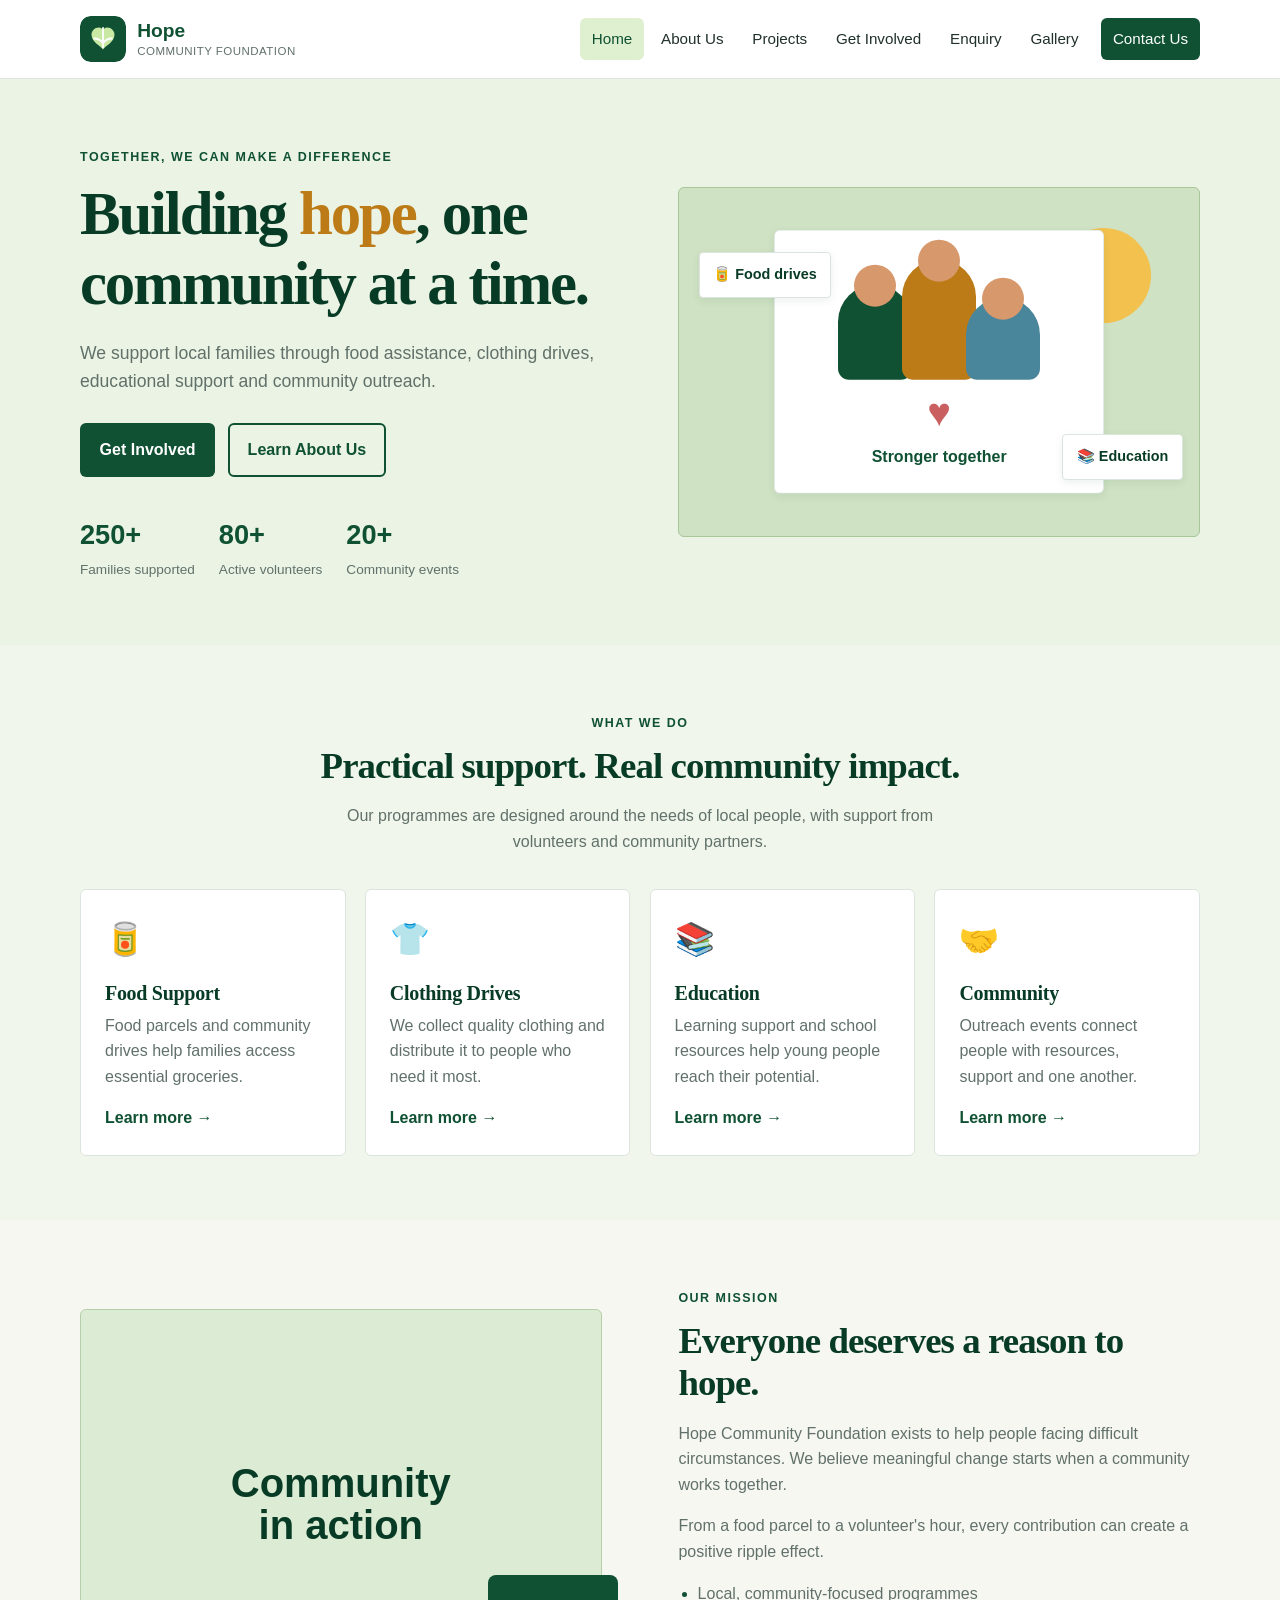
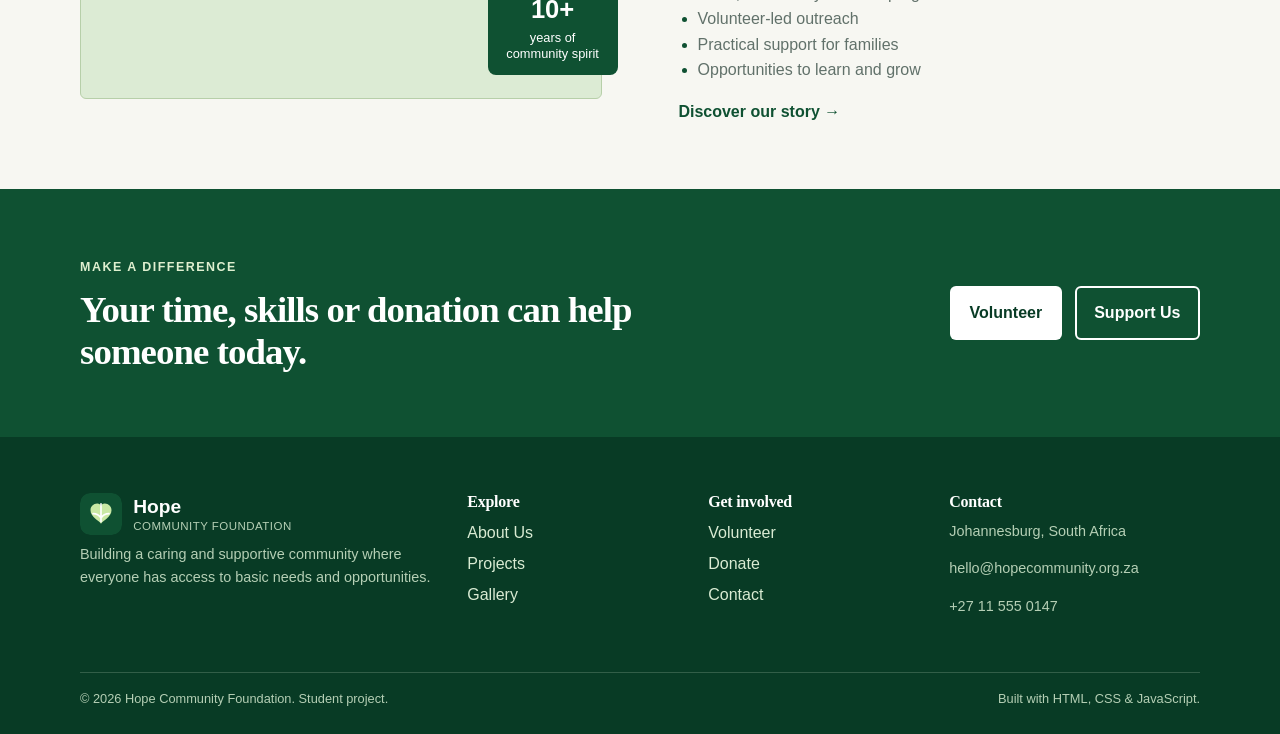
<file: index.html>
<!DOCTYPE html>
<html lang="en">
<head>
  <meta charset="UTF-8">
  <meta name="viewport" content="width=device-width, initial-scale=1.0">
  <meta name="description" content="Hope Community Foundation supports local families through food, clothing, education and community programmes.">
  <meta name="keywords" content="Hope Community Foundation, community support, charity, volunteering, donations">
  <meta name="author" content="Hope Community Foundation">
  <meta name="theme-color" content="#0f5132">
  <title>Hope Community Foundation | Building Hope Together</title>
  <link rel="icon" href="assets/logo.svg" type="image/svg+xml">
  <link rel="stylesheet" href="css/style.css">
  <script src="js/script.js" defer></script>
</head>
<body>
  <a class="skip-link" href="#main-content">Skip to main content</a>

  <header class="site-header">
    <div class="container nav-wrap">
      <a class="brand" href="index.html" aria-label="Hope Community Foundation home">
        <img src="assets/logo.svg" alt="" width="46" height="46">
        <span><strong>Hope</strong><small>Community Foundation</small></span>
      </a>
      <button class="menu-toggle" aria-expanded="false" aria-controls="site-nav" aria-label="Open navigation">
        <span></span><span></span><span></span>
      </button>
      <nav id="site-nav" class="site-nav" aria-label="Main navigation">
        <a class="active" href="index.html">Home</a>
        <a href="about.html">About Us</a>
        <a href="projects.html">Projects</a>
        <a href="get-involved.html">Get Involved</a>
        <a href="enquiry.html">Enquiry</a>
        <a href="gallery.html">Gallery</a>
        <a class="nav-cta" href="contact.html">Contact Us</a>
      </nav>
    </div>
  </header>

  <main id="main-content">
    <section class="hero">
      <div class="container hero-grid">
        <div class="hero-copy">
          <span class="eyebrow">Together, we can make a difference</span>
          <h1>Building <span>hope</span>, one community at a time.</h1>
          <p>We support local families through food assistance, clothing drives, educational support and community outreach.</p>
          <div class="hero-actions">
            <a class="btn btn-primary" href="get-involved.html">Get Involved</a>
            <a class="btn btn-secondary" href="about.html">Learn About Us</a>
          </div>
          <div class="trust-row" aria-label="Our impact">
            <div><strong>250+</strong><span>Families supported</span></div>
            <div><strong>80+</strong><span>Active volunteers</span></div>
            <div><strong>20+</strong><span>Community events</span></div>
          </div>
        </div>
        <div class="hero-art" aria-label="Illustration representing community support">
          <div class="sun"></div>
          <div class="art-card">
            <div class="people">
              <span class="person"></span><span class="person p2"></span><span class="person p3"></span>
            </div>
            <div class="heart">♥</div>
            <p>Stronger together</p>
          </div>
          <div class="floating-card card-one">🥫 <strong>Food drives</strong></div>
          <div class="floating-card card-two">📚 <strong>Education</strong></div>
        </div>
      </div>
    </section>

    <section class="section section-light">
      <div class="container">
        <div class="section-heading centered">
          <span class="eyebrow">What we do</span>
          <h2>Practical support. Real community impact.</h2>
          <p>Our programmes are designed around the needs of local people, with support from volunteers and community partners.</p>
        </div>
        <div class="card-grid four">
          <article class="info-card">
            <div class="icon">🥫</div>
            <h3>Food Support</h3>
            <p>Food parcels and community drives help families access essential groceries.</p>
            <a href="projects.html">Learn more →</a>
          </article>
          <article class="info-card">
            <div class="icon">👕</div>
            <h3>Clothing Drives</h3>
            <p>We collect quality clothing and distribute it to people who need it most.</p>
            <a href="projects.html">Learn more →</a>
          </article>
          <article class="info-card">
            <div class="icon">📚</div>
            <h3>Education</h3>
            <p>Learning support and school resources help young people reach their potential.</p>
            <a href="projects.html">Learn more →</a>
          </article>
          <article class="info-card">
            <div class="icon">🤝</div>
            <h3>Community</h3>
            <p>Outreach events connect people with resources, support and one another.</p>
            <a href="projects.html">Learn more →</a>
          </article>
        </div>
      </div>
    </section>

    <section class="section">
      <div class="container split">
        <div class="image-panel">
          <div class="photo-placeholder large"><span>Community<br>in action</span></div>
          <div class="badge"><strong>10+</strong><span>years of<br>community spirit</span></div>
        </div>
        <div class="content-block">
          <span class="eyebrow">Our mission</span>
          <h2>Everyone deserves a reason to hope.</h2>
          <p>Hope Community Foundation exists to help people facing difficult circumstances. We believe meaningful change starts when a community works together.</p>
          <p>From a food parcel to a volunteer's hour, every contribution can create a positive ripple effect.</p>
          <ul class="check-list">
            <li>Local, community-focused programmes</li>
            <li>Volunteer-led outreach</li>
            <li>Practical support for families</li>
            <li>Opportunities to learn and grow</li>
          </ul>
          <a class="text-link" href="about.html">Discover our story →</a>
        </div>
      </div>
    </section>

    <section class="section section-green">
      <div class="container cta-banner">
        <div>
          <span class="eyebrow light">Make a difference</span>
          <h2>Your time, skills or donation can help someone today.</h2>
        </div>
        <div class="hero-actions">
          <a class="btn btn-white" href="get-involved.html">Volunteer</a>
          <a class="btn btn-outline-white" href="contact.html">Support Us</a>
        </div>
      </div>
    </section>
  </main>

  <footer class="site-footer">
    <div class="container footer-grid">
      <div>
        <a class="brand footer-brand" href="index.html">
          <img src="assets/logo.svg" alt="" width="42" height="42">
          <span><strong>Hope</strong><small>Community Foundation</small></span>
        </a>
        <p>Building a caring and supportive community where everyone has access to basic needs and opportunities.</p>
      </div>
      <div><h3>Explore</h3><a href="about.html">About Us</a><a href="projects.html">Projects</a><a href="gallery.html">Gallery</a></div>
      <div><h3>Get involved</h3><a href="get-involved.html">Volunteer</a><a href="get-involved.html">Donate</a><a href="contact.html">Contact</a></div>
      <div><h3>Contact</h3><p>Johannesburg, South Africa</p><p>hello@hopecommunity.org.za</p><p>+27 11 555 0147</p></div>
    </div>
    <div class="container footer-bottom"><span>© <span id="year"></span> Hope Community Foundation. Student project.</span><span>Built with HTML, CSS & JavaScript.</span></div>
  </footer>
</body>
</html>
</file>
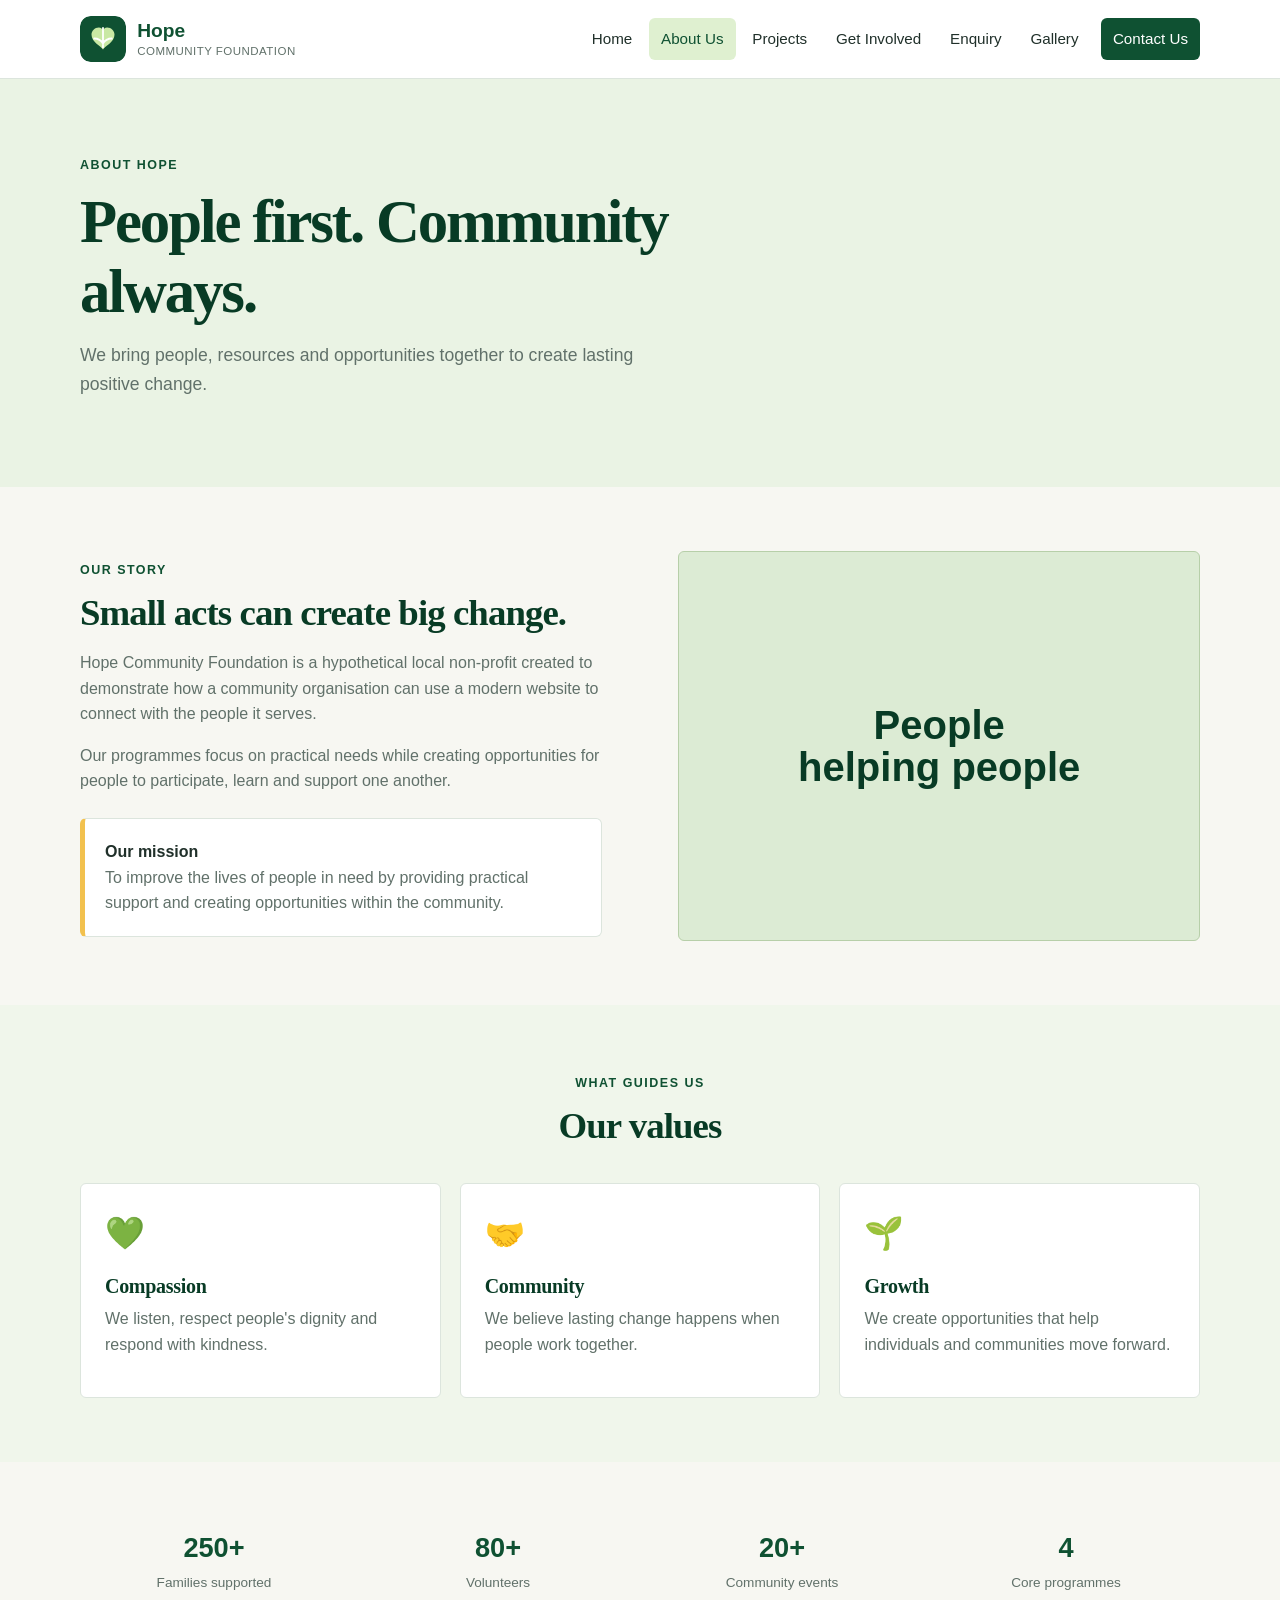
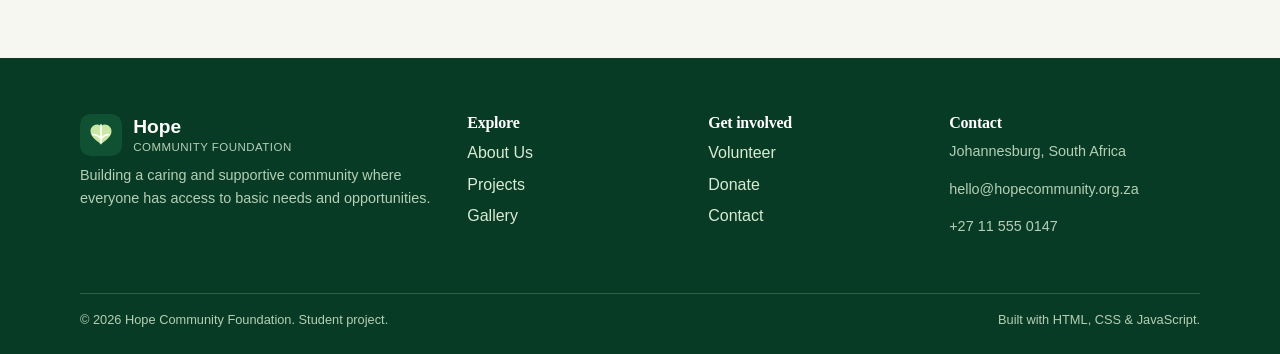
<file: about.html>
<!DOCTYPE html>
<html lang="en">
<head>
  <meta charset="UTF-8"><meta name="viewport" content="width=device-width, initial-scale=1.0">
  <meta name="description" content="Learn about Hope Community Foundation, its mission, values and community programmes in Johannesburg.">
  <meta name="keywords" content="Hope Community Foundation, community organisation, Johannesburg, our mission">
  <title>About Us | Hope Community Foundation</title><link rel="icon" href="assets/logo.svg" type="image/svg+xml">
  <link rel="stylesheet" href="css/style.css"><script src="js/script.js" defer></script>
</head>
<body>
<a class="skip-link" href="#main-content">Skip to main content</a>
<header class="site-header"><div class="container nav-wrap">
<a class="brand" href="index.html"><img src="assets/logo.svg" alt="" width="46" height="46"><span><strong>Hope</strong><small>Community Foundation</small></span></a>
<button class="menu-toggle" aria-expanded="false" aria-controls="site-nav" aria-label="Open navigation"><span></span><span></span><span></span></button>
<nav id="site-nav" class="site-nav" aria-label="Main navigation"><a href="index.html">Home</a><a class="active" href="about.html">About Us</a><a href="projects.html">Projects</a><a href="get-involved.html">Get Involved</a><a href="enquiry.html">Enquiry</a><a href="gallery.html">Gallery</a><a class="nav-cta" href="contact.html">Contact Us</a></nav>
</div></header>
<main id="main-content">
<section class="page-hero"><div class="container"><span class="eyebrow">About Hope</span><h1>People first. Community always.</h1><p>We bring people, resources and opportunities together to create lasting positive change.</p></div></section>
<section class="section"><div class="container split"><div class="content-block"><span class="eyebrow">Our story</span><h2>Small acts can create big change.</h2><p>Hope Community Foundation is a hypothetical local non-profit created to demonstrate how a community organisation can use a modern website to connect with the people it serves.</p><p>Our programmes focus on practical needs while creating opportunities for people to participate, learn and support one another.</p><div class="mission-box"><strong>Our mission</strong><p>To improve the lives of people in need by providing practical support and creating opportunities within the community.</p></div></div><div class="image-panel"><div class="photo-placeholder large"><span>People<br>helping people</span></div></div></div></section>
<section class="section section-light"><div class="container"><div class="section-heading centered"><span class="eyebrow">What guides us</span><h2>Our values</h2></div><div class="card-grid three">
<article class="info-card"><div class="icon">💚</div><h3>Compassion</h3><p>We listen, respect people's dignity and respond with kindness.</p></article>
<article class="info-card"><div class="icon">🤝</div><h3>Community</h3><p>We believe lasting change happens when people work together.</p></article>
<article class="info-card"><div class="icon">🌱</div><h3>Growth</h3><p>We create opportunities that help individuals and communities move forward.</p></article>
</div></div></section>
<section class="section"><div class="container stats-grid"><div><strong>250+</strong><span>Families supported</span></div><div><strong>80+</strong><span>Volunteers</span></div><div><strong>20+</strong><span>Community events</span></div><div><strong>4</strong><span>Core programmes</span></div></div></section>
</main>
<footer class="site-footer"><div class="container footer-grid"><div><a class="brand footer-brand" href="index.html"><img src="assets/logo.svg" alt="" width="42" height="42"><span><strong>Hope</strong><small>Community Foundation</small></span></a><p>Building a caring and supportive community where everyone has access to basic needs and opportunities.</p></div><div><h3>Explore</h3><a href="about.html">About Us</a><a href="projects.html">Projects</a><a href="gallery.html">Gallery</a></div><div><h3>Get involved</h3><a href="get-involved.html">Volunteer</a><a href="get-involved.html">Donate</a><a href="contact.html">Contact</a></div><div><h3>Contact</h3><p>Johannesburg, South Africa</p><p>hello@hopecommunity.org.za</p><p>+27 11 555 0147</p></div></div><div class="container footer-bottom"><span>© <span id="year"></span> Hope Community Foundation. Student project.</span><span>Built with HTML, CSS & JavaScript.</span></div></footer>
</body></html>
</file>
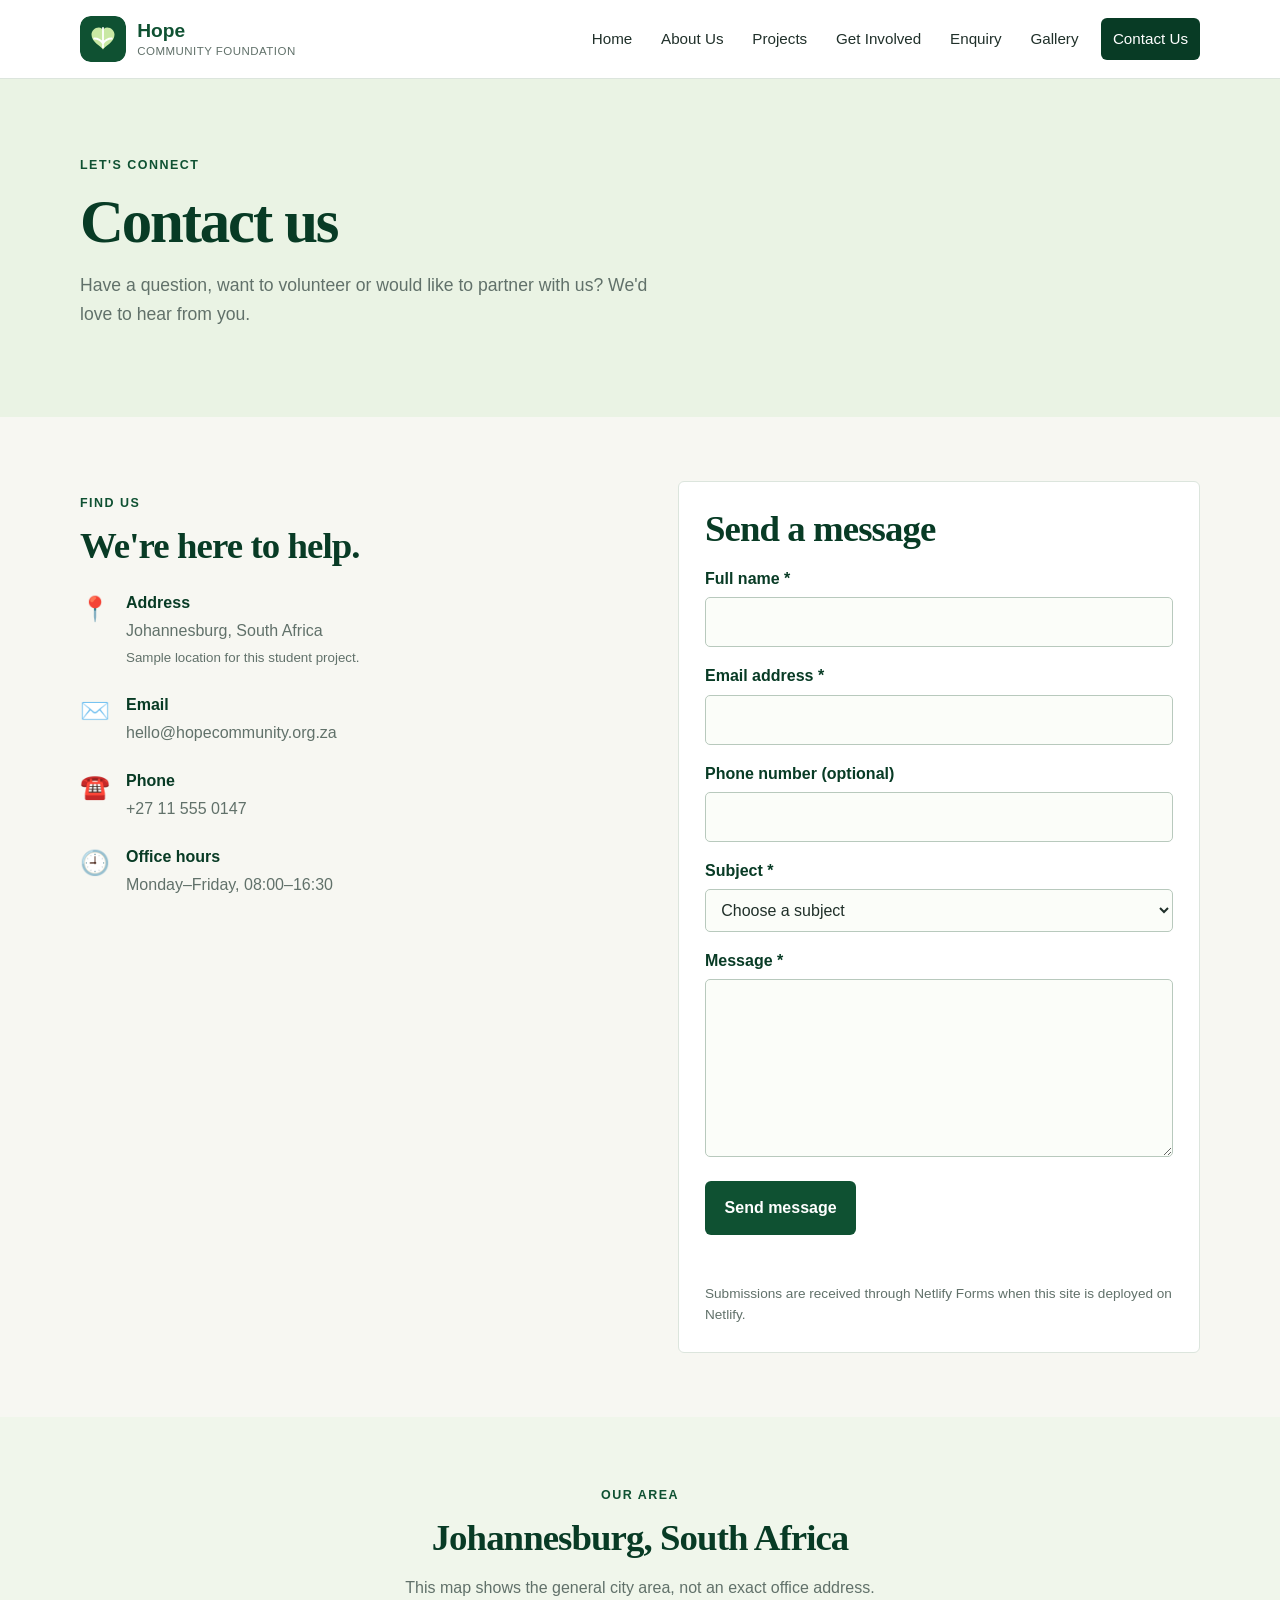
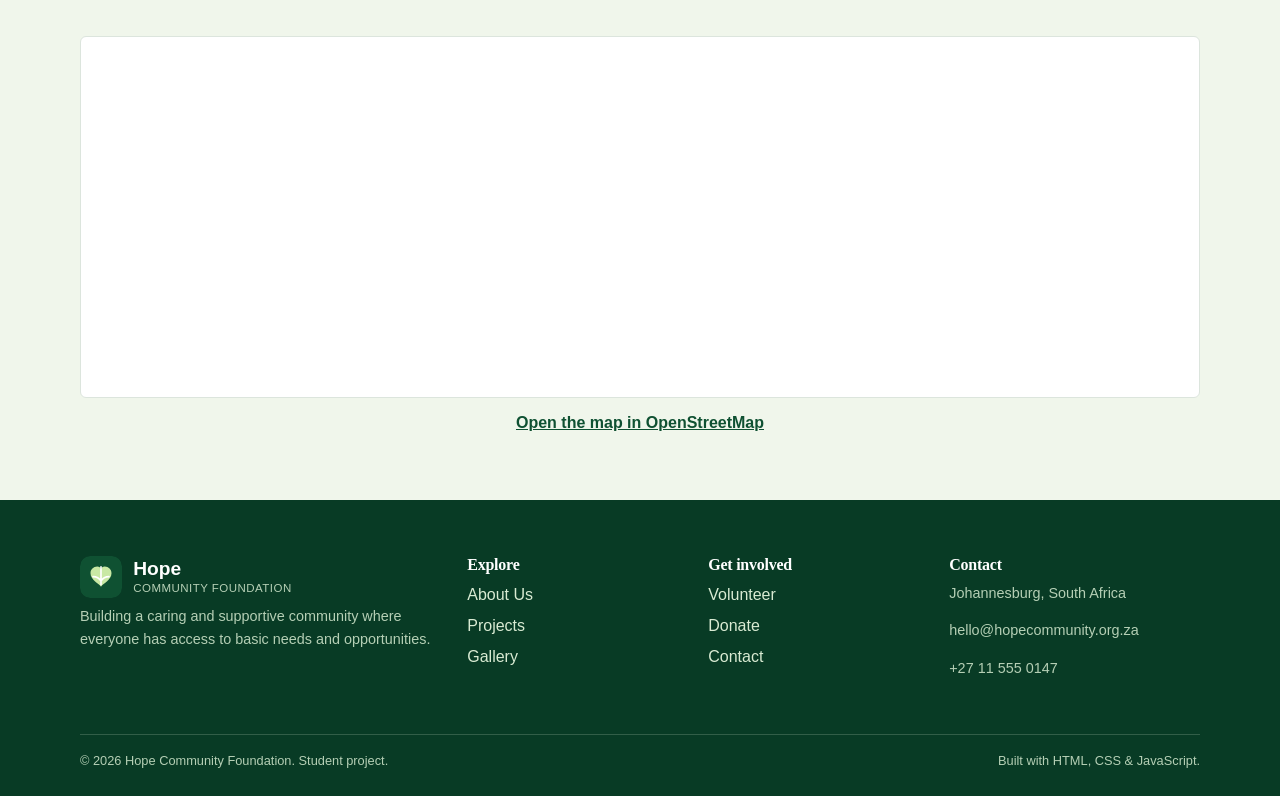
<file: contact.html>
<!DOCTYPE html>
<html lang="en">
<head>
<meta charset="UTF-8"><meta name="viewport" content="width=device-width, initial-scale=1.0">
<meta name="description" content="Contact Hope Community Foundation in Johannesburg with a question, partnership idea or offer to volunteer.">
<meta name="keywords" content="contact Hope Community Foundation, Johannesburg charity, community support, volunteer">
<title>Contact | Hope Community Foundation</title><link rel="icon" href="assets/logo.svg" type="image/svg+xml"><link rel="stylesheet" href="css/style.css"><script src="js/script.js" defer></script>
</head>
<body>
<a class="skip-link" href="#main-content">Skip to main content</a>
<header class="site-header"><div class="container nav-wrap"><a class="brand" href="index.html"><img src="assets/logo.svg" alt="" width="46" height="46"><span><strong>Hope</strong><small>Community Foundation</small></span></a><button class="menu-toggle" aria-expanded="false" aria-controls="site-nav" aria-label="Open navigation"><span></span><span></span><span></span></button><nav id="site-nav" class="site-nav" aria-label="Main navigation"><a href="index.html">Home</a><a href="about.html">About Us</a><a href="projects.html">Projects</a><a href="get-involved.html">Get Involved</a><a href="enquiry.html">Enquiry</a><a href="gallery.html">Gallery</a><a class="nav-cta active" href="contact.html">Contact Us</a></nav></div></header>
<main id="main-content">
<section class="page-hero"><div class="container"><span class="eyebrow">Let's connect</span><h1>Contact us</h1><p>Have a question, want to volunteer or would like to partner with us? We'd love to hear from you.</p></div></section>
<section class="section"><div class="container form-layout"><div class="contact-details"><span class="eyebrow">Find us</span><h2>We're here to help.</h2><div class="contact-item"><span>📍</span><div><strong>Address</strong><p>Johannesburg, South Africa<br><small>Sample location for this student project.</small></p></div></div><div class="contact-item"><span>✉️</span><div><strong>Email</strong><p>hello@hopecommunity.org.za</p></div></div><div class="contact-item"><span>☎️</span><div><strong>Phone</strong><p>+27 11 555 0147</p></div></div><div class="contact-item"><span>🕘</span><div><strong>Office hours</strong><p>Monday–Friday, 08:00–16:30</p></div></div></div>
<form class="form-card js-form" name="contact" method="POST" action="thank-you.html" data-netlify="true" data-netlify-honeypot="bot-field" data-form-type="contact"><input type="hidden" name="form-name" value="contact"><p class="form-honeypot" hidden><label>Leave this field empty: <input name="bot-field"></label></p><h2>Send a message</h2><div class="field"><label for="c-name">Full name *</label><input id="c-name" name="name" type="text" autocomplete="name" minlength="2" required></div><div class="field"><label for="c-email">Email address *</label><input id="c-email" name="email" type="email" autocomplete="email" required></div><div class="field"><label for="c-phone">Phone number (optional)</label><input id="c-phone" name="phone" type="tel" autocomplete="tel" pattern="[0-9+() -]{7,20}" title="Enter a phone number using numbers, spaces, +, brackets or hyphens."></div><div class="field"><label for="c-subject">Subject *</label><select id="c-subject" name="subject" required><option value="">Choose a subject</option><option>General enquiry</option><option>Volunteer</option><option>Donation</option><option>Partnership</option></select></div><div class="field"><label for="c-message">Message *</label><textarea id="c-message" name="message" rows="6" minlength="10" required></textarea></div><button class="btn btn-primary" type="submit">Send message</button><p class="form-status" role="status" aria-live="polite"></p><p class="form-note">Submissions are received through Netlify Forms when this site is deployed on Netlify.</p></form></div></section>
<section class="section section-light"><div class="container"><div class="section-heading centered"><span class="eyebrow">Our area</span><h2>Johannesburg, South Africa</h2><p>This map shows the general city area, not an exact office address.</p></div><div class="map-frame"><iframe title="Interactive map centred on Johannesburg, South Africa" src="https://www.openstreetmap.org/export/embed.html?bbox=27.95%2C-26.27%2C28.15%2C-26.14&amp;layer=mapnik&amp;marker=-26.2041%2C28.0473" loading="lazy" referrerpolicy="no-referrer-when-downgrade"></iframe></div><p class="map-link"><a href="https://www.openstreetmap.org/?mlat=-26.2041&amp;mlon=28.0473#map=12/-26.2041/28.0473" target="_blank" rel="noopener noreferrer">Open the map in OpenStreetMap</a></p></div></section>
</main>
<footer class="site-footer"><div class="container footer-grid"><div><a class="brand footer-brand" href="index.html"><img src="assets/logo.svg" alt="" width="42" height="42"><span><strong>Hope</strong><small>Community Foundation</small></span></a><p>Building a caring and supportive community where everyone has access to basic needs and opportunities.</p></div><div><h3>Explore</h3><a href="about.html">About Us</a><a href="projects.html">Projects</a><a href="gallery.html">Gallery</a></div><div><h3>Get involved</h3><a href="get-involved.html">Volunteer</a><a href="get-involved.html#donate">Donate</a><a href="contact.html">Contact</a></div><div><h3>Contact</h3><p>Johannesburg, South Africa</p><p>hello@hopecommunity.org.za</p><p>+27 11 555 0147</p></div></div><div class="container footer-bottom"><span>© <span id="year"></span> Hope Community Foundation. Student project.</span><span>Built with HTML, CSS & JavaScript.</span></div></footer>
</body></html>
</file>
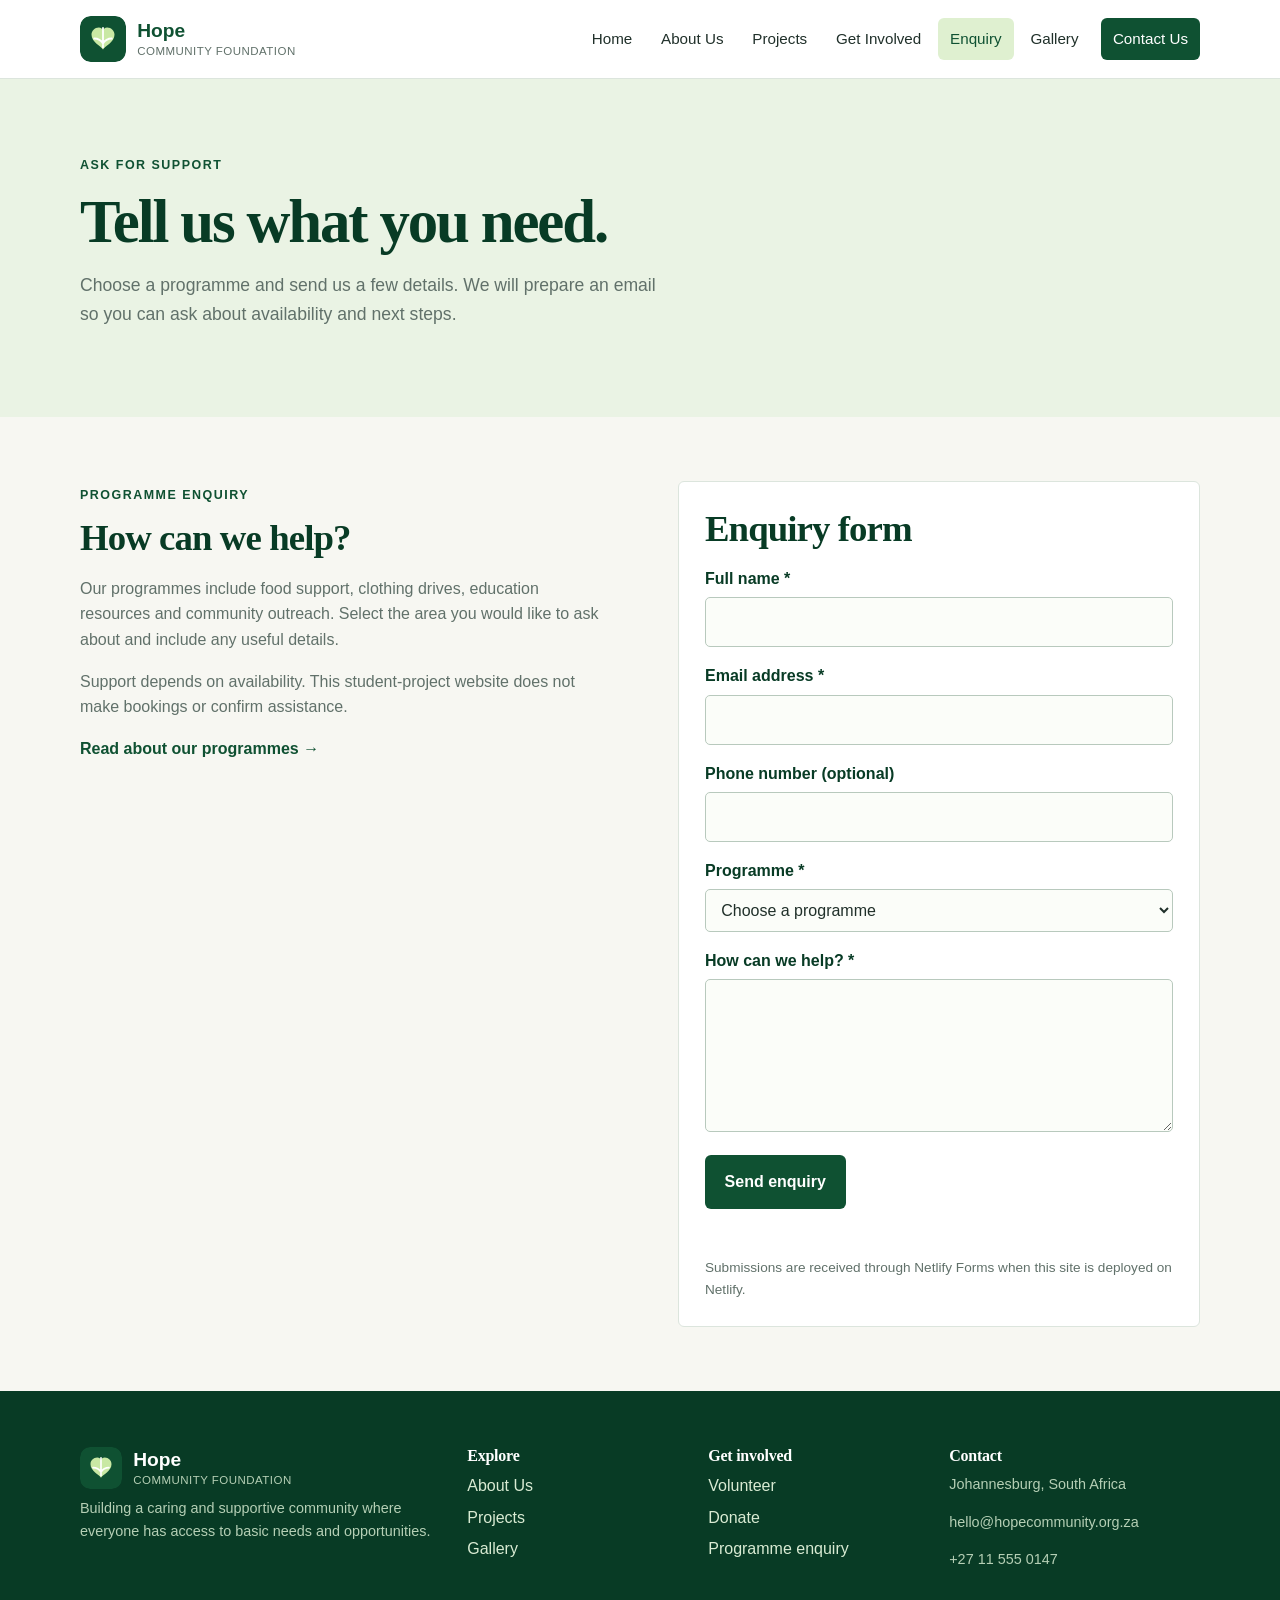
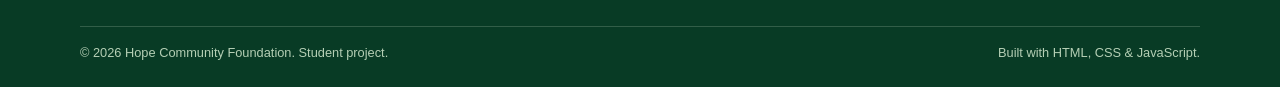
<file: enquiry.html>
<!DOCTYPE html>
<html lang="en">
<head>
<meta charset="UTF-8">
<meta name="viewport" content="width=device-width, initial-scale=1.0">
<meta name="description" content="Ask Hope Community Foundation about food, clothing, education and community outreach support.">
<meta name="keywords" content="community support enquiry, food assistance, education support, Johannesburg">
<title>Programme Enquiry | Hope Community Foundation</title>
<link rel="icon" href="assets/logo.svg" type="image/svg+xml">
<link rel="stylesheet" href="css/style.css">
<script src="js/script.js" defer></script>
</head>
<body>
<a class="skip-link" href="#main-content">Skip to main content</a>
<header class="site-header"><div class="container nav-wrap">
<a class="brand" href="index.html"><img src="assets/logo.svg" alt="" width="46" height="46"><span><strong>Hope</strong><small>Community Foundation</small></span></a>
<button class="menu-toggle" aria-expanded="false" aria-controls="site-nav" aria-label="Open navigation"><span></span><span></span><span></span></button>
<nav id="site-nav" class="site-nav" aria-label="Main navigation"><a href="index.html">Home</a><a href="about.html">About Us</a><a href="projects.html">Projects</a><a href="get-involved.html">Get Involved</a><a class="active" href="enquiry.html">Enquiry</a><a href="gallery.html">Gallery</a><a class="nav-cta" href="contact.html">Contact Us</a></nav>
</div></header>
<main id="main-content">
<section class="page-hero"><div class="container"><span class="eyebrow">Ask for support</span><h1>Tell us what you need.</h1><p>Choose a programme and send us a few details. We will prepare an email so you can ask about availability and next steps.</p></div></section>
<section class="section"><div class="container form-layout">
<div><span class="eyebrow">Programme enquiry</span><h2>How can we help?</h2><p>Our programmes include food support, clothing drives, education resources and community outreach. Select the area you would like to ask about and include any useful details.</p><p>Support depends on availability. This student-project website does not make bookings or confirm assistance.</p><a class="text-link" href="projects.html">Read about our programmes →</a></div>
<form class="form-card js-form" name="programme-enquiry" method="POST" action="thank-you.html" data-netlify="true" data-netlify-honeypot="bot-field" data-form-type="enquiry">
<input type="hidden" name="form-name" value="programme-enquiry">
<p class="form-honeypot" hidden><label>Leave this field empty: <input name="bot-field"></label></p>
<h2>Enquiry form</h2>
<div class="field"><label for="e-name">Full name *</label><input id="e-name" name="name" type="text" autocomplete="name" minlength="2" required></div>
<div class="field"><label for="e-email">Email address *</label><input id="e-email" name="email" type="email" autocomplete="email" required></div>
<div class="field"><label for="e-phone">Phone number (optional)</label><input id="e-phone" name="phone" type="tel" autocomplete="tel" pattern="[0-9+() -]{7,20}" title="Enter a phone number using numbers, spaces, +, brackets or hyphens."></div>
<div class="field"><label for="e-programme">Programme *</label><select id="e-programme" name="programme" required><option value="">Choose a programme</option><option>Food support</option><option>Clothing drives</option><option>Education support</option><option>Community outreach</option><option>Volunteering or sponsorship</option></select></div>
<div class="field"><label for="e-message">How can we help? *</label><textarea id="e-message" name="message" rows="5" minlength="10" required></textarea></div>
<button class="btn btn-primary" type="submit">Send enquiry</button>
<p class="form-status" role="status" aria-live="polite"></p>
<p class="form-note">Submissions are received through Netlify Forms when this site is deployed on Netlify.</p>
</form></div></section>
</main>
<footer class="site-footer"><div class="container footer-grid"><div><a class="brand footer-brand" href="index.html"><img src="assets/logo.svg" alt="" width="42" height="42"><span><strong>Hope</strong><small>Community Foundation</small></span></a><p>Building a caring and supportive community where everyone has access to basic needs and opportunities.</p></div><div><h3>Explore</h3><a href="about.html">About Us</a><a href="projects.html">Projects</a><a href="gallery.html">Gallery</a></div><div><h3>Get involved</h3><a href="get-involved.html">Volunteer</a><a href="get-involved.html#donate">Donate</a><a href="enquiry.html">Programme enquiry</a></div><div><h3>Contact</h3><p>Johannesburg, South Africa</p><p>hello@hopecommunity.org.za</p><p>+27 11 555 0147</p></div></div><div class="container footer-bottom"><span>© <span id="year"></span> Hope Community Foundation. Student project.</span><span>Built with HTML, CSS &amp; JavaScript.</span></div></footer>
</body>
</html>
</file>
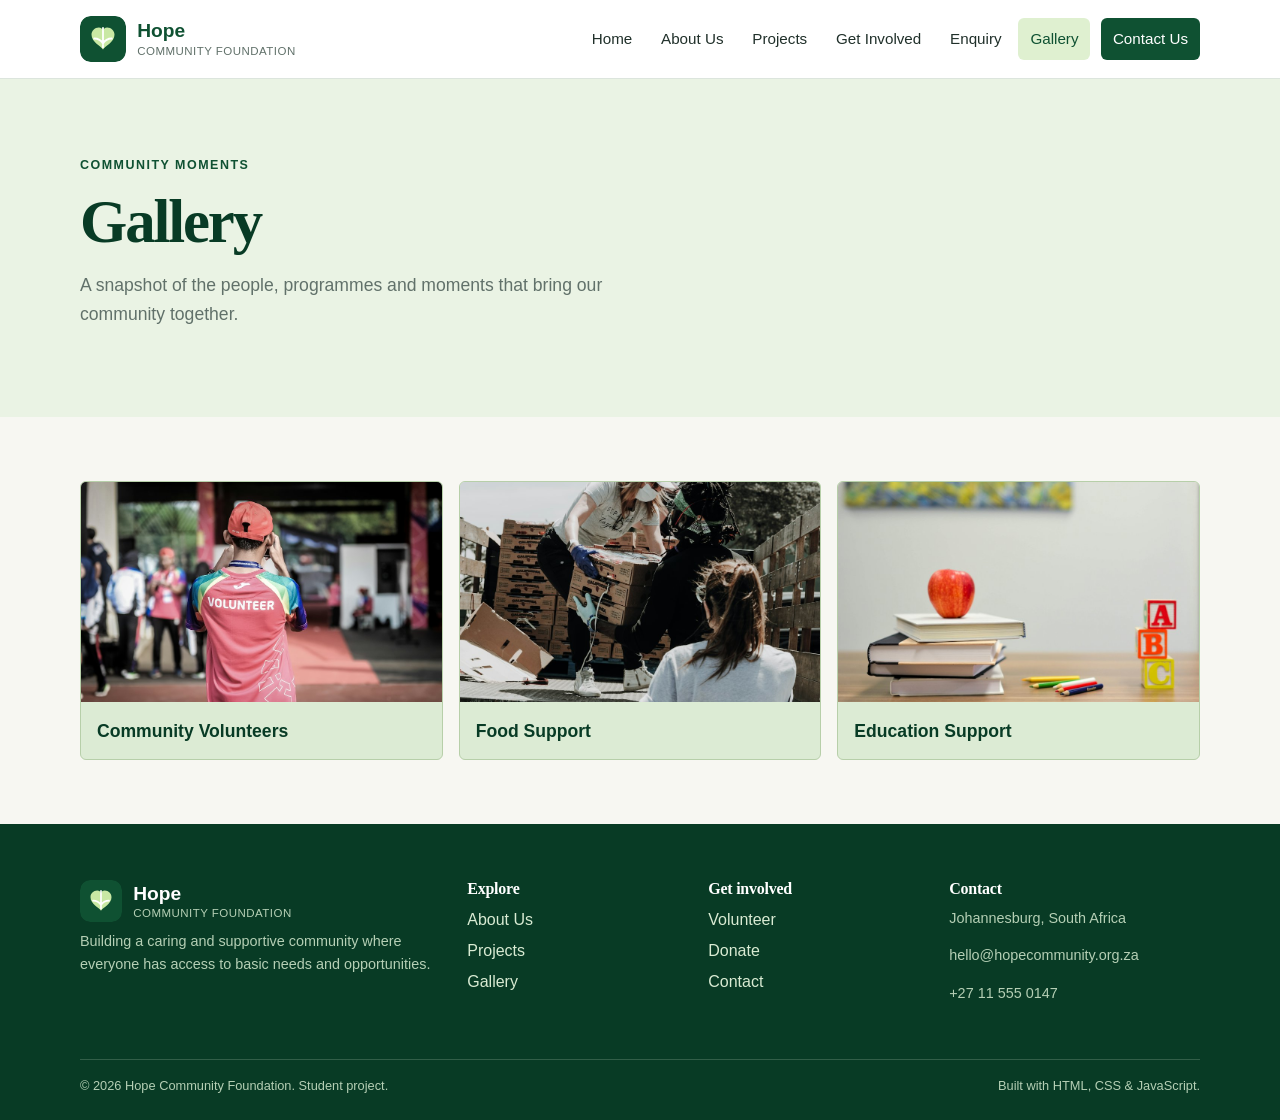
<file: gallery.html>
<!DOCTYPE html>
<html lang="en">
<head>
<meta charset="UTF-8"><meta name="viewport" content="width=device-width, initial-scale=1.0">
<meta name="description" content="View community programmes and events from Hope Community Foundation in Johannesburg.">
<meta name="keywords" content="community gallery, food drive, volunteer day, Hope Community Foundation">
<title>Gallery | Hope Community Foundation</title><link rel="icon" href="assets/logo.svg" type="image/svg+xml"><link rel="stylesheet" href="css/style.css"><script src="js/script.js" defer></script>
</head>
<body>
<a class="skip-link" href="#main-content">Skip to main content</a>
<header class="site-header"><div class="container nav-wrap"><a class="brand" href="index.html"><img src="assets/logo.svg" alt="" width="46" height="46"><span><strong>Hope</strong><small>Community Foundation</small></span></a><button class="menu-toggle" aria-expanded="false" aria-controls="site-nav" aria-label="Open navigation"><span></span><span></span><span></span></button><nav id="site-nav" class="site-nav" aria-label="Main navigation"><a href="index.html">Home</a><a href="about.html">About Us</a><a href="projects.html">Projects</a><a href="get-involved.html">Get Involved</a><a href="enquiry.html">Enquiry</a><a class="active" href="gallery.html">Gallery</a><a class="nav-cta" href="contact.html">Contact Us</a></nav></div></header>
<main id="main-content">
<section class="page-hero"><div class="container"><span class="eyebrow">Community moments</span><h1>Gallery</h1><p>A snapshot of the people, programmes and moments that bring our community together.</p></div></section>
<section class="section"><div class="container gallery-grid">
<button type="button" class="gallery-item" data-title="Community Volunteers" data-image="assets/community-volunteers.jpg" data-alt="Community volunteers working together at a local event" aria-label="View photo: Community Volunteers"><img src="assets/community-volunteers.jpg" alt="Community volunteers working together at a local event" width="960" height="640" loading="lazy" decoding="async"><strong>Community Volunteers</strong></button>
<button type="button" class="gallery-item" data-title="Food Support" data-image="assets/food-support-volunteers.jpg" data-alt="Volunteers preparing food support for the community" aria-label="View photo: Food Support"><img src="assets/food-support-volunteers.jpg" alt="Volunteers preparing food support for the community" width="960" height="640" loading="lazy" decoding="async"><strong>Food Support</strong></button>
<button type="button" class="gallery-item" data-title="Education Support" data-image="assets/education-support.jpg" data-alt="Learners taking part in an education activity" aria-label="View photo: Education Support"><img src="assets/education-support.jpg" alt="Learners taking part in an education activity" width="960" height="640" loading="lazy" decoding="async"><strong>Education Support</strong></button>
</div></section>
<div class="modal" id="gallery-modal" hidden><div class="modal-backdrop"></div><div class="modal-box" role="dialog" aria-modal="true" aria-labelledby="modal-title"><button class="modal-close" type="button" aria-label="Close image viewer">×</button><img class="modal-image" id="modal-image" src="assets/community-volunteers.jpg" alt="Community volunteers working together at a local event" width="960" height="640"><h2 id="modal-title">Community Volunteers</h2><p>Click outside the photo or press Escape to close.</p></div></div>
</main>
<footer class="site-footer"><div class="container footer-grid"><div><a class="brand footer-brand" href="index.html"><img src="assets/logo.svg" alt="" width="42" height="42"><span><strong>Hope</strong><small>Community Foundation</small></span></a><p>Building a caring and supportive community where everyone has access to basic needs and opportunities.</p></div><div><h3>Explore</h3><a href="about.html">About Us</a><a href="projects.html">Projects</a><a href="gallery.html">Gallery</a></div><div><h3>Get involved</h3><a href="get-involved.html">Volunteer</a><a href="get-involved.html#donate">Donate</a><a href="contact.html">Contact</a></div><div><h3>Contact</h3><p>Johannesburg, South Africa</p><p>hello@hopecommunity.org.za</p><p>+27 11 555 0147</p></div></div><div class="container footer-bottom"><span>© <span id="year"></span> Hope Community Foundation. Student project.</span><span>Built with HTML, CSS & JavaScript.</span></div></footer>
</body></html>
</file>
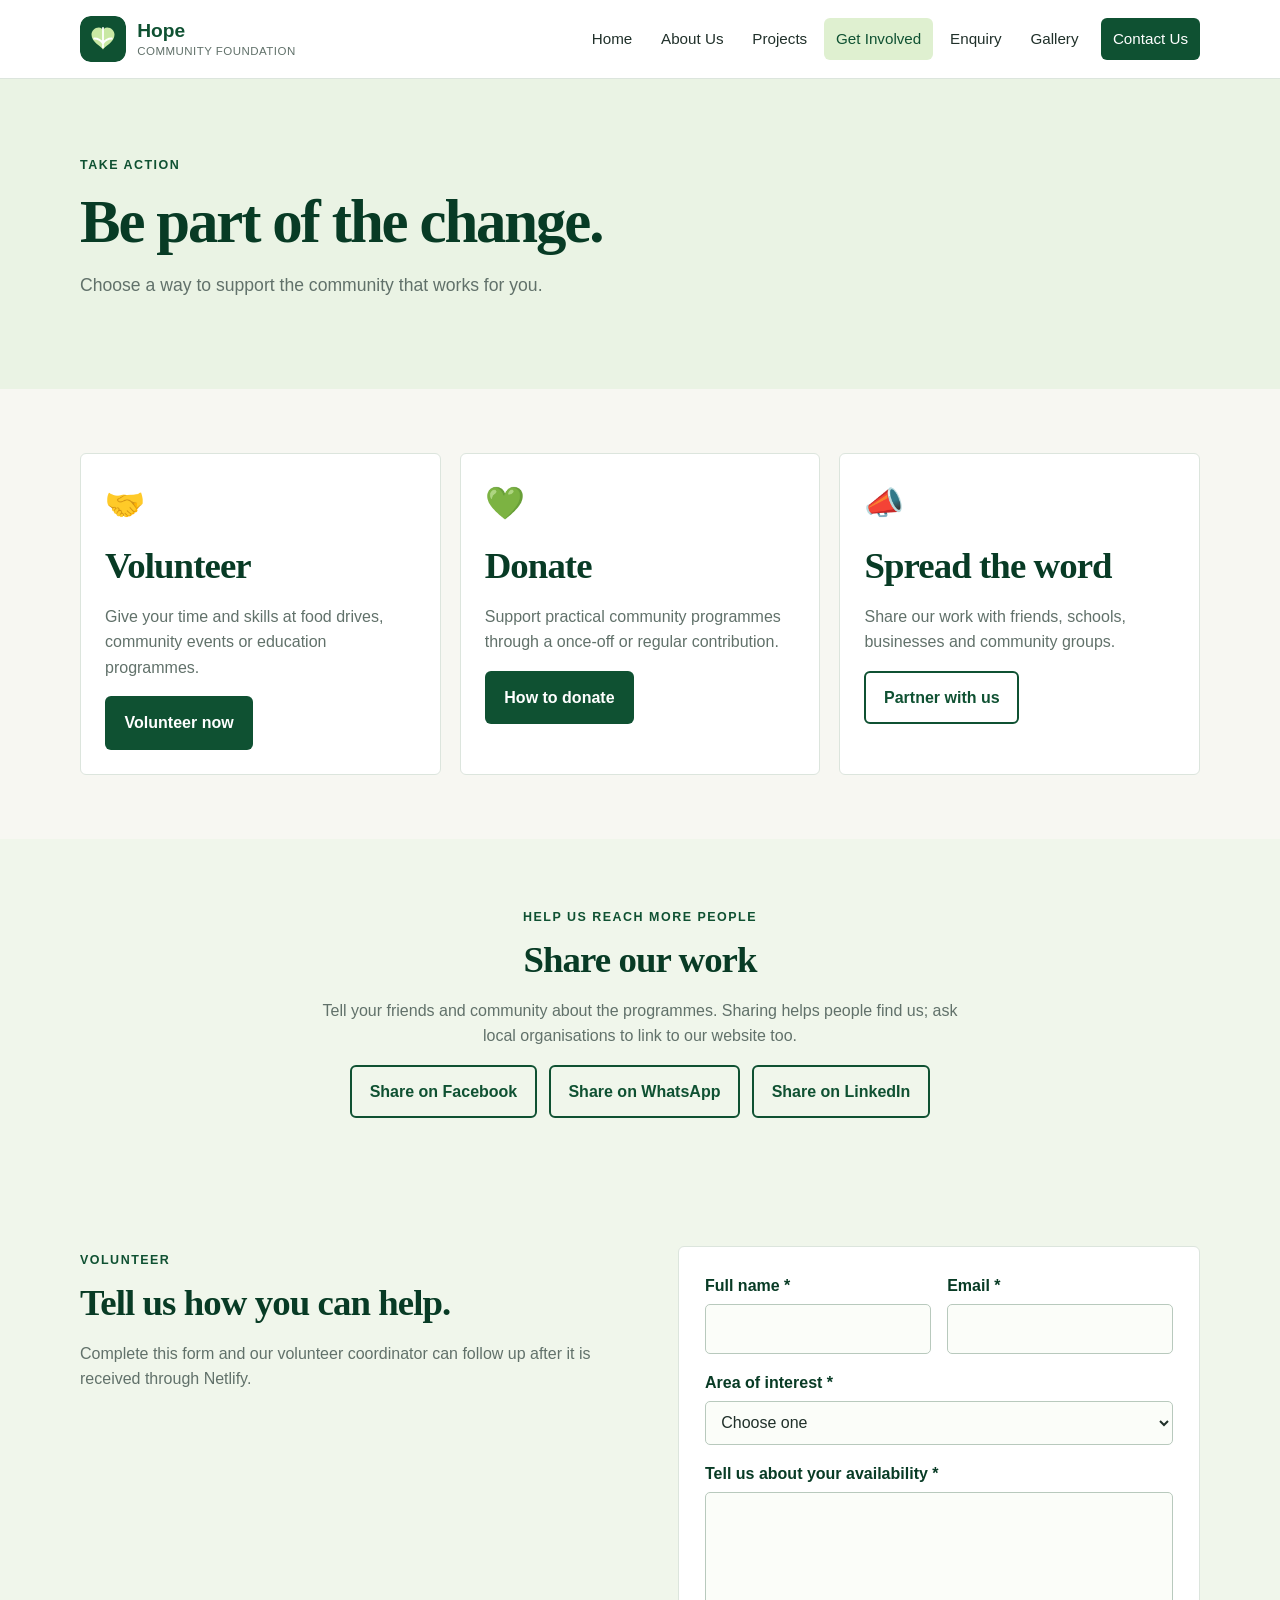
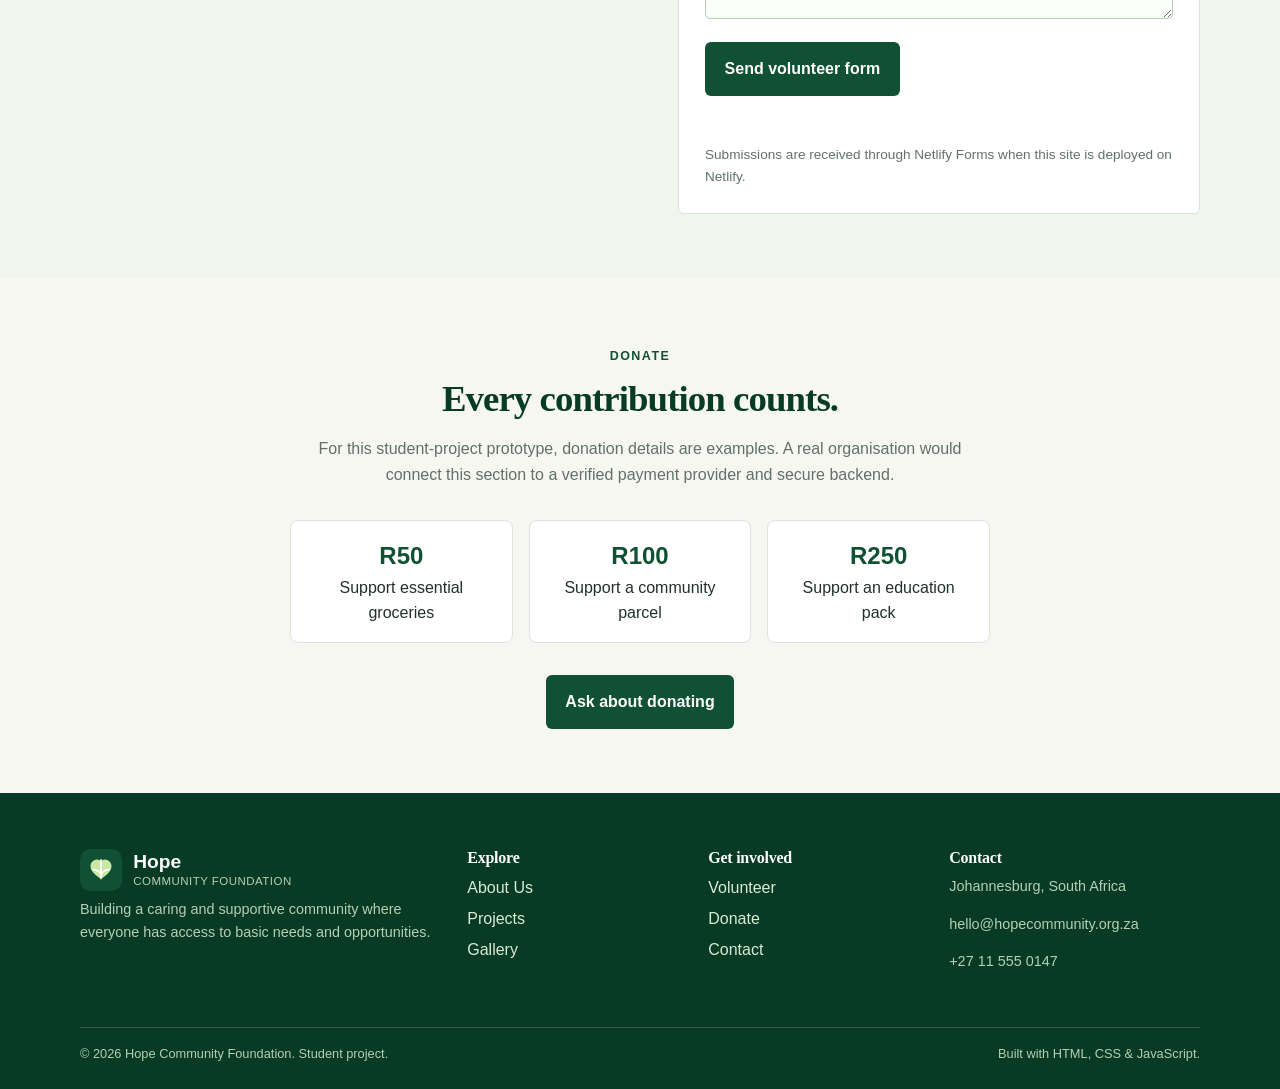
<file: get-involved.html>
<!DOCTYPE html>
<html lang="en">
<head>
<meta charset="UTF-8"><meta name="viewport" content="width=device-width, initial-scale=1.0">
<meta name="description" content="Volunteer, donate or support Hope Community Foundation's community programmes in Johannesburg.">
<meta name="keywords" content="volunteer Johannesburg, donate, community support, Hope Community Foundation">
<title>Get Involved | Hope Community Foundation</title><link rel="icon" href="assets/logo.svg" type="image/svg+xml"><link rel="stylesheet" href="css/style.css"><script src="js/script.js" defer></script>
</head>
<body>
<a class="skip-link" href="#main-content">Skip to main content</a>
<header class="site-header"><div class="container nav-wrap"><a class="brand" href="index.html"><img src="assets/logo.svg" alt="" width="46" height="46"><span><strong>Hope</strong><small>Community Foundation</small></span></a><button class="menu-toggle" aria-expanded="false" aria-controls="site-nav" aria-label="Open navigation"><span></span><span></span><span></span></button><nav id="site-nav" class="site-nav" aria-label="Main navigation"><a href="index.html">Home</a><a href="about.html">About Us</a><a href="projects.html">Projects</a><a class="active" href="get-involved.html">Get Involved</a><a href="enquiry.html">Enquiry</a><a href="gallery.html">Gallery</a><a class="nav-cta" href="contact.html">Contact Us</a></nav></div></header>
<main id="main-content">
<section class="page-hero"><div class="container"><span class="eyebrow">Take action</span><h1>Be part of the change.</h1><p>Choose a way to support the community that works for you.</p></div></section>
<section class="section"><div class="container card-grid three">
<article class="action-card"><div class="icon">🤝</div><h2>Volunteer</h2><p>Give your time and skills at food drives, community events or education programmes.</p><a class="btn btn-primary" href="#volunteer-form">Volunteer now</a></article>
<article class="action-card"><div class="icon">💚</div><h2>Donate</h2><p>Support practical community programmes through a once-off or regular contribution.</p><a class="btn btn-primary" href="#donate">How to donate</a></article>
<article class="action-card"><div class="icon">📣</div><h2>Spread the word</h2><p>Share our work with friends, schools, businesses and community groups.</p><a class="btn btn-secondary" href="contact.html">Partner with us</a></article>
</div></section>
<section class="section section-light"><div class="container centered share-card" data-site-url="https://thabanggiftraboroko-ops.github.io/tman.wed/"><span class="eyebrow">Help us reach more people</span><h2>Share our work</h2><p class="narrow">Tell your friends and community about the programmes. Sharing helps people find us; ask local organisations to link to our website too.</p><div class="share-links"><a class="btn btn-secondary" data-share="facebook" href="https://www.facebook.com/">Share on Facebook</a><a class="btn btn-secondary" data-share="whatsapp" href="https://www.whatsapp.com/">Share on WhatsApp</a><a class="btn btn-secondary" data-share="linkedin" href="https://www.linkedin.com/">Share on LinkedIn</a></div></div></section>
<section class="section section-light" id="volunteer-form"><div class="container form-layout"><div><span class="eyebrow">Volunteer</span><h2>Tell us how you can help.</h2><p>Complete this form and our volunteer coordinator can follow up after it is received through Netlify.</p></div>
<form class="form-card js-form" name="volunteer" method="POST" action="thank-you.html" data-netlify="true" data-netlify-honeypot="bot-field" data-form-type="volunteer"><input type="hidden" name="form-name" value="volunteer"><p class="form-honeypot" hidden><label>Leave this field empty: <input name="bot-field"></label></p><div class="form-row"><div class="field"><label for="v-name">Full name *</label><input id="v-name" name="name" type="text" autocomplete="name" minlength="2" required></div><div class="field"><label for="v-email">Email *</label><input id="v-email" name="email" type="email" autocomplete="email" required></div></div><div class="field"><label for="v-interest">Area of interest *</label><select id="v-interest" name="interest" required><option value="">Choose one</option><option>Food support</option><option>Clothing drives</option><option>Education</option><option>Community outreach</option></select></div><div class="field"><label for="v-message">Tell us about your availability *</label><textarea id="v-message" name="message" rows="4" minlength="10" required></textarea></div><button class="btn btn-primary" type="submit">Send volunteer form</button><p class="form-status" role="status" aria-live="polite"></p><p class="form-note">Submissions are received through Netlify Forms when this site is deployed on Netlify.</p></form></div></section>
<section class="section" id="donate"><div class="container centered"><span class="eyebrow">Donate</span><h2>Every contribution counts.</h2><p class="narrow">For this student-project prototype, donation details are examples. A real organisation would connect this section to a verified payment provider and secure backend.</p><div class="donation-options"><div><strong>R50</strong><span>Support essential groceries</span></div><div><strong>R100</strong><span>Support a community parcel</span></div><div><strong>R250</strong><span>Support an education pack</span></div></div><a class="btn btn-primary" href="contact.html">Ask about donating</a></div></section>
</main>
<footer class="site-footer"><div class="container footer-grid"><div><a class="brand footer-brand" href="index.html"><img src="assets/logo.svg" alt="" width="42" height="42"><span><strong>Hope</strong><small>Community Foundation</small></span></a><p>Building a caring and supportive community where everyone has access to basic needs and opportunities.</p></div><div><h3>Explore</h3><a href="about.html">About Us</a><a href="projects.html">Projects</a><a href="gallery.html">Gallery</a></div><div><h3>Get involved</h3><a href="get-involved.html">Volunteer</a><a href="get-involved.html#donate">Donate</a><a href="contact.html">Contact</a></div><div><h3>Contact</h3><p>Johannesburg, South Africa</p><p>hello@hopecommunity.org.za</p><p>+27 11 555 0147</p></div></div><div class="container footer-bottom"><span>© <span id="year"></span> Hope Community Foundation. Student project.</span><span>Built with HTML, CSS & JavaScript.</span></div></footer>
</body></html>
</file>
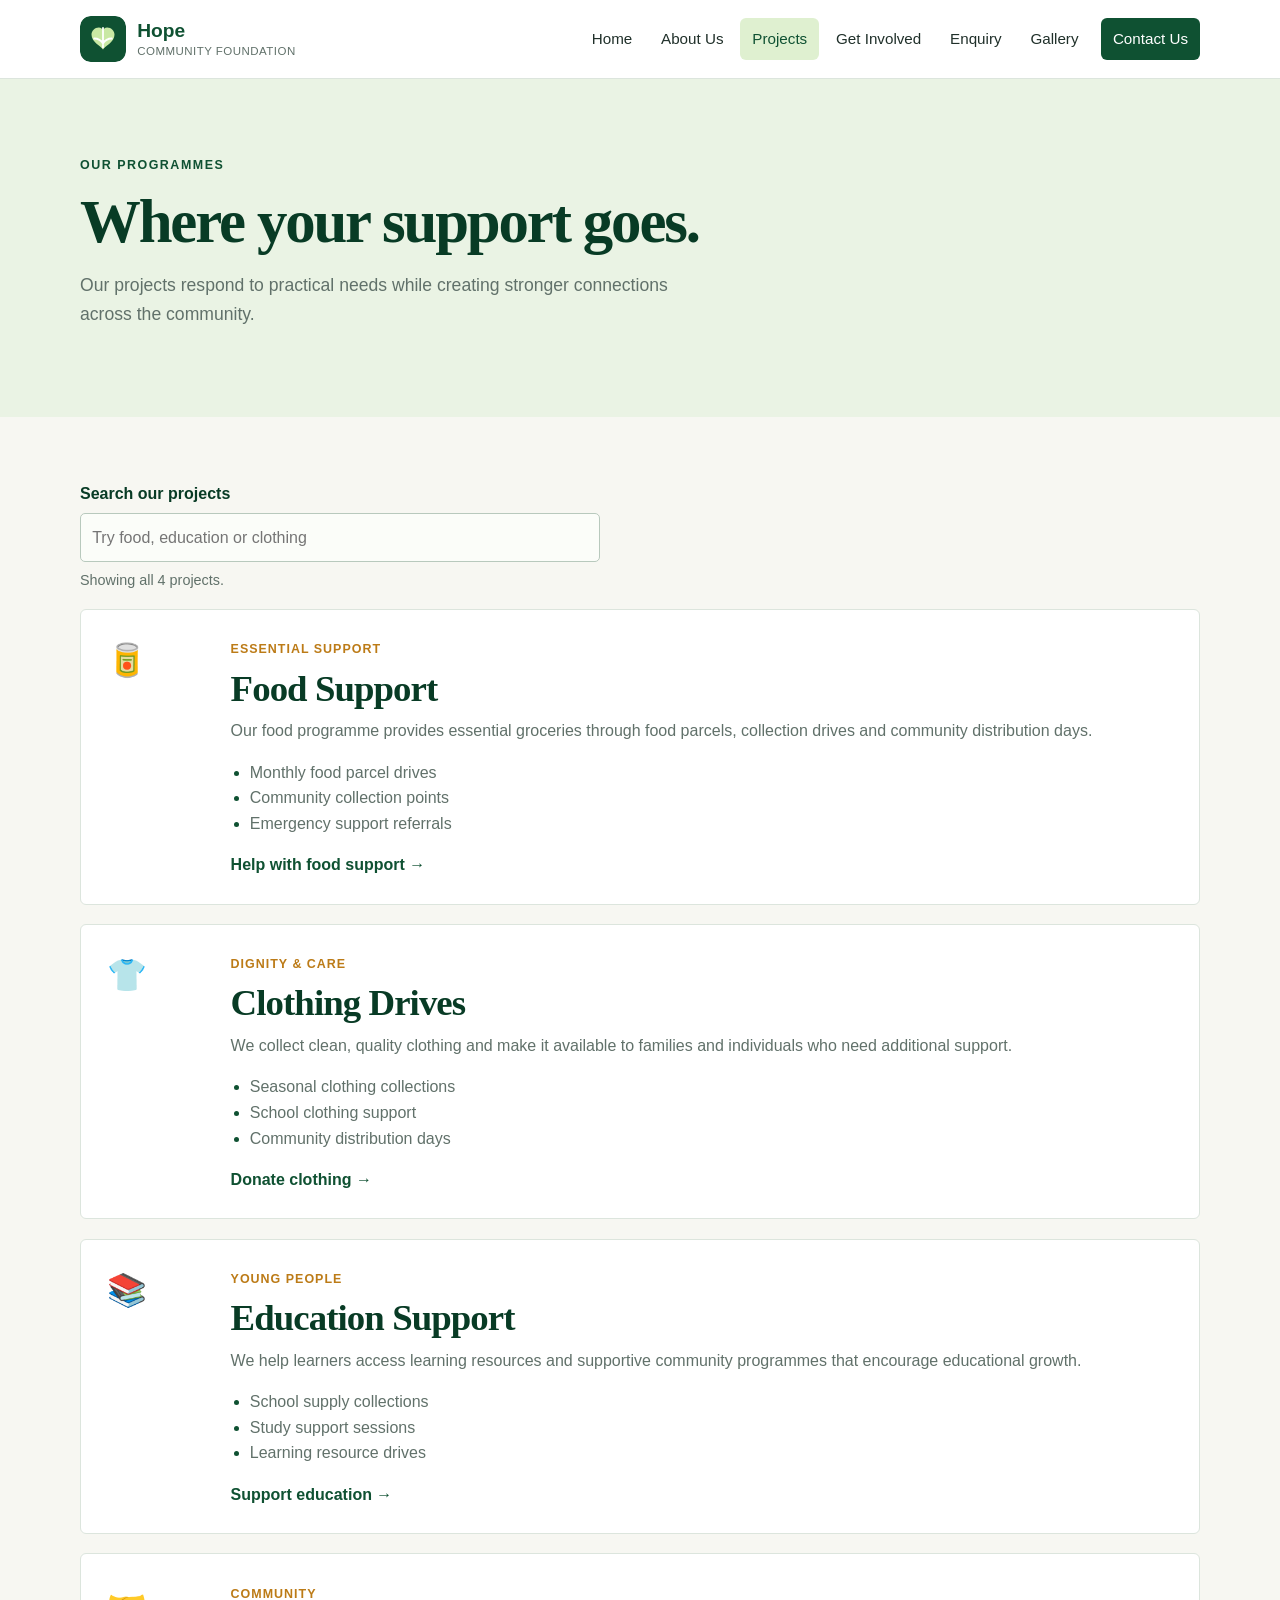
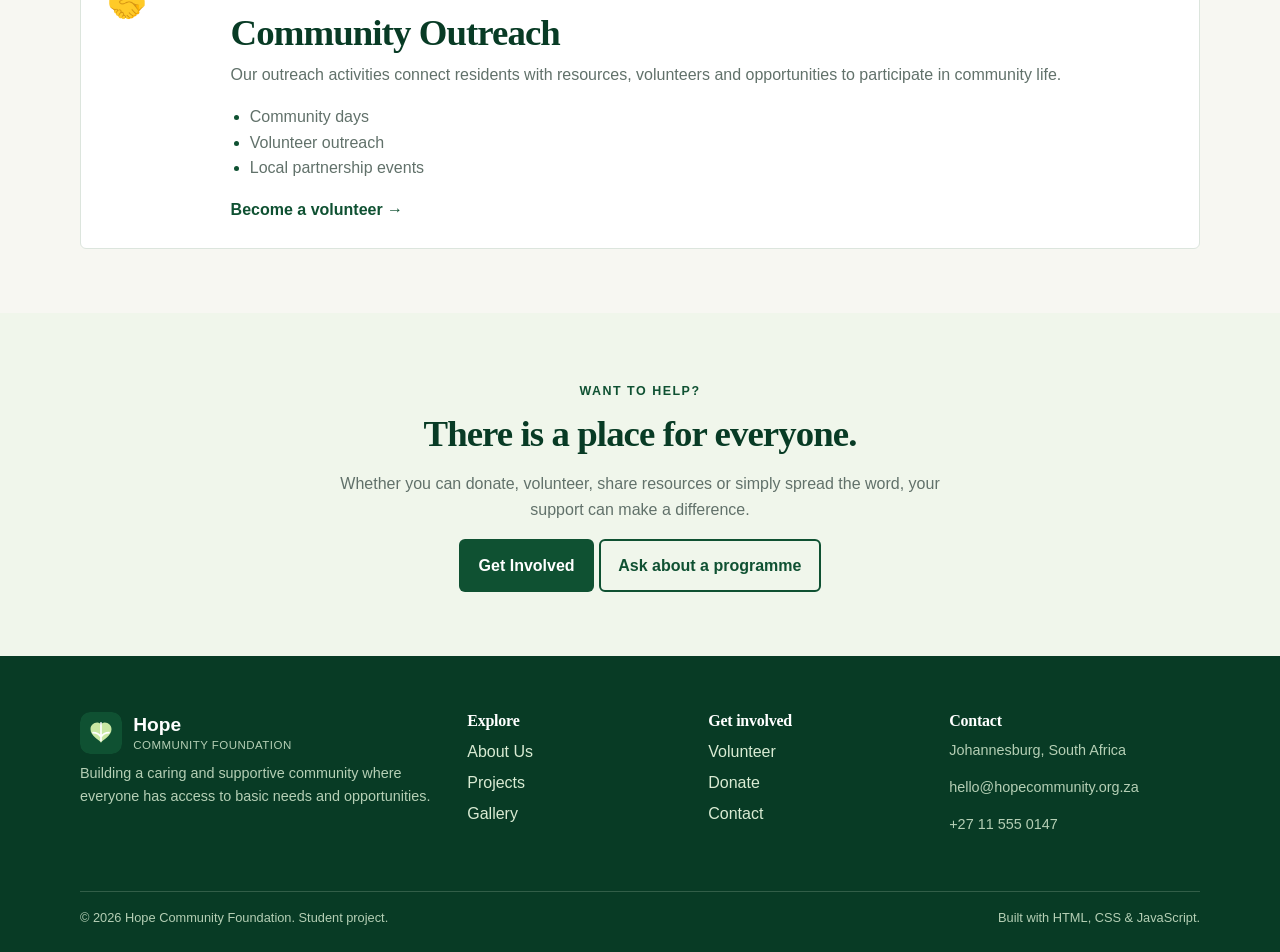
<file: projects.html>
<!DOCTYPE html>
<html lang="en">
<head>
<meta charset="UTF-8"><meta name="viewport" content="width=device-width, initial-scale=1.0">
<meta name="description" content="Explore Hope Community Foundation projects including food support, clothing drives, education and community outreach.">
<meta name="keywords" content="community projects, food support, clothing drive, education support, Johannesburg charity">
<title>Community Projects | Hope Community Foundation</title><link rel="icon" href="assets/logo.svg" type="image/svg+xml"><link rel="stylesheet" href="css/style.css"><script src="js/script.js" defer></script>
</head>
<body>
<a class="skip-link" href="#main-content">Skip to main content</a>
<header class="site-header"><div class="container nav-wrap"><a class="brand" href="index.html"><img src="assets/logo.svg" alt="" width="46" height="46"><span><strong>Hope</strong><small>Community Foundation</small></span></a><button class="menu-toggle" aria-expanded="false" aria-controls="site-nav" aria-label="Open navigation"><span></span><span></span><span></span></button><nav id="site-nav" class="site-nav" aria-label="Main navigation"><a href="index.html">Home</a><a href="about.html">About Us</a><a class="active" href="projects.html">Projects</a><a href="get-involved.html">Get Involved</a><a href="enquiry.html">Enquiry</a><a href="gallery.html">Gallery</a><a class="nav-cta" href="contact.html">Contact Us</a></nav></div></header>
<main id="main-content">
<section class="page-hero"><div class="container"><span class="eyebrow">Our programmes</span><h1>Where your support goes.</h1><p>Our projects respond to practical needs while creating stronger connections across the community.</p></div></section>
<section class="section"><div class="container">
<div class="field project-search"><label for="project-search">Search our projects</label><input id="project-search" type="search" placeholder="Try food, education or clothing" aria-describedby="project-search-status"><p id="project-search-status" class="search-status" role="status" aria-live="polite">Showing all 4 projects.</p></div>
<div class="project-list">
<article class="project-card"><div class="project-icon">🥫</div><div><span class="tag">Essential support</span><h2>Food Support</h2><p>Our food programme provides essential groceries through food parcels, collection drives and community distribution days.</p><ul class="check-list"><li>Monthly food parcel drives</li><li>Community collection points</li><li>Emergency support referrals</li></ul><a class="text-link" href="get-involved.html">Help with food support →</a></div></article>
<article class="project-card"><div class="project-icon">👕</div><div><span class="tag">Dignity & care</span><h2>Clothing Drives</h2><p>We collect clean, quality clothing and make it available to families and individuals who need additional support.</p><ul class="check-list"><li>Seasonal clothing collections</li><li>School clothing support</li><li>Community distribution days</li></ul><a class="text-link" href="get-involved.html">Donate clothing →</a></div></article>
<article class="project-card"><div class="project-icon">📚</div><div><span class="tag">Young people</span><h2>Education Support</h2><p>We help learners access learning resources and supportive community programmes that encourage educational growth.</p><ul class="check-list"><li>School supply collections</li><li>Study support sessions</li><li>Learning resource drives</li></ul><a class="text-link" href="get-involved.html">Support education →</a></div></article>
<article class="project-card"><div class="project-icon">🤝</div><div><span class="tag">Community</span><h2>Community Outreach</h2><p>Our outreach activities connect residents with resources, volunteers and opportunities to participate in community life.</p><ul class="check-list"><li>Community days</li><li>Volunteer outreach</li><li>Local partnership events</li></ul><a class="text-link" href="get-involved.html">Become a volunteer →</a></div></article>
</div></div></section>
<section class="section section-light"><div class="container centered"><span class="eyebrow">Want to help?</span><h2>There is a place for everyone.</h2><p class="narrow">Whether you can donate, volunteer, share resources or simply spread the word, your support can make a difference.</p><a class="btn btn-primary" href="get-involved.html">Get Involved</a> <a class="btn btn-secondary" href="enquiry.html">Ask about a programme</a></div></section>
</main>
<footer class="site-footer"><div class="container footer-grid"><div><a class="brand footer-brand" href="index.html"><img src="assets/logo.svg" alt="" width="42" height="42"><span><strong>Hope</strong><small>Community Foundation</small></span></a><p>Building a caring and supportive community where everyone has access to basic needs and opportunities.</p></div><div><h3>Explore</h3><a href="about.html">About Us</a><a href="projects.html">Projects</a><a href="gallery.html">Gallery</a></div><div><h3>Get involved</h3><a href="get-involved.html">Volunteer</a><a href="get-involved.html">Donate</a><a href="contact.html">Contact</a></div><div><h3>Contact</h3><p>Johannesburg, South Africa</p><p>hello@hopecommunity.org.za</p><p>+27 11 555 0147</p></div></div><div class="container footer-bottom"><span>© <span id="year"></span> Hope Community Foundation. Student project.</span><span>Built with HTML, CSS & JavaScript.</span></div></footer>
</body></html>
</file>
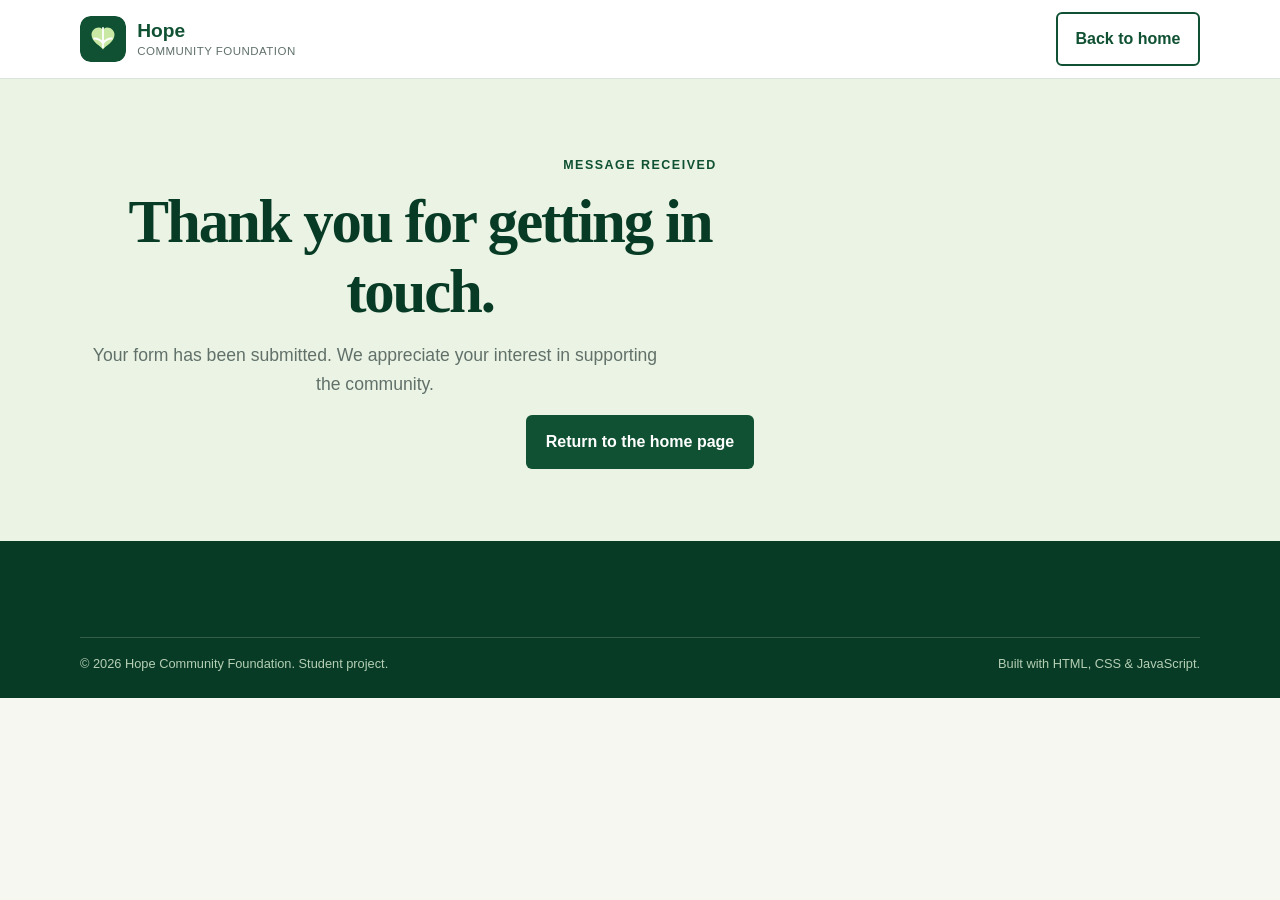
<file: thank-you.html>
<!DOCTYPE html>
<html lang="en">
<head>
  <meta charset="UTF-8">
  <meta name="viewport" content="width=device-width, initial-scale=1.0">
  <meta name="description" content="Thank you for contacting Hope Community Foundation.">
  <meta name="robots" content="noindex, nofollow">
  <title>Thank You | Hope Community Foundation</title>
  <link rel="icon" href="assets/logo.svg" type="image/svg+xml">
  <link rel="stylesheet" href="css/style.css">
</head>
<body>
  <a class="skip-link" href="#main-content">Skip to main content</a>
  <header class="site-header">
    <div class="container nav-wrap">
      <a class="brand" href="index.html">
        <img src="assets/logo.svg" alt="" width="46" height="46">
        <span><strong>Hope</strong><small>Community Foundation</small></span>
      </a>
      <a class="btn btn-secondary" href="index.html">Back to home</a>
    </div>
  </header>
  <main id="main-content">
    <section class="page-hero">
      <div class="container centered">
        <span class="eyebrow">Message received</span>
        <h1>Thank you for getting in touch.</h1>
        <p>Your form has been submitted. We appreciate your interest in supporting the community.</p>
        <a class="btn btn-primary" href="index.html">Return to the home page</a>
      </div>
    </section>
  </main>
  <footer class="site-footer">
    <div class="container footer-bottom">
      <span>© <span id="year">2026</span> Hope Community Foundation. Student project.</span>
      <span>Built with HTML, CSS &amp; JavaScript.</span>
    </div>
  </footer>
</body>
</html>
</file>
<file: css/style.css>
:root {
  --font-body: "Segoe UI", Arial, sans-serif;
  --font-heading: Georgia, "Times New Roman", serif;
  --green: #0f5132;
  --green-dark: #083b25;
  --green-light: #dff0d0;
  --cream: #f7f7f2;
  --yellow: #f2c14e;
  --ink: #20302a;
  --muted: #61716a;
  --white: #ffffff;
  --line: #dce5dd;
  --shadow: 0 3px 8px rgba(15, 81, 50, 0.08);
  --radius: 6px;
}

* {
  box-sizing: border-box;
}

html {
  scroll-behavior: smooth;
}

body {
  margin: 0;
  color: var(--ink);
  background: var(--cream);
  font-family: var(--font-body);
  font-size: 1rem;
  line-height: 1.6;
}

img {
  max-width: 100%;
  height: auto;
}

a {
  color: inherit;
  text-decoration: none;
}

button,
input,
select,
textarea {
  font: inherit;
}

button,
a {
  -webkit-tap-highlight-color: transparent;
}

.container {
  width: min(1120px, calc(100% - 2rem));
  margin: 0 auto;
}

.skip-link {
  position: absolute;
  left: 1rem;
  top: -4rem;
  z-index: 20;
  padding: 0.7rem 1rem;
  color: var(--white);
  background: var(--green-dark);
}

.skip-link:focus {
  top: 1rem;
}

.site-header {
  background: var(--white);
  border-bottom: 1px solid var(--line);
}

.nav-wrap {
  display: flex;
  align-items: center;
  justify-content: space-between;
  min-height: 78px;
  gap: 1.5rem;
}

.brand {
  display: inline-flex;
  align-items: center;
  gap: 0.7rem;
  color: var(--green);
  line-height: 1.05;
}

.brand img {
  flex: 0 0 auto;
  border-radius: 10px;
}

.brand span {
  display: grid;
  gap: 0.2rem;
}

.brand strong {
  font-size: 1.2rem;
}

.brand small {
  color: var(--muted);
  font-size: 0.72rem;
  letter-spacing: 0.04em;
  text-transform: uppercase;
}

.site-nav {
  display: flex;
  align-items: center;
  gap: 0.3rem;
  font-size: 0.95rem;
}

.site-nav a {
  padding: 0.55rem 0.75rem;
  border-radius: 6px;
}

.site-nav a:hover,
.site-nav a:focus-visible,
.site-nav a.active {
  color: var(--green);
  background: var(--green-light);
}

.site-nav .nav-cta {
  margin-left: 0.35rem;
  color: var(--white);
  background: var(--green);
}

.site-nav .nav-cta:hover,
.site-nav .nav-cta:focus-visible,
.site-nav .nav-cta.active {
  color: var(--white);
  background: var(--green-dark);
}

.menu-toggle {
  display: none;
  width: 42px;
  height: 42px;
  padding: 0.6rem;
  border: 1px solid var(--line);
  border-radius: 6px;
  background: var(--white);
  cursor: pointer;
}

.menu-toggle span {
  display: block;
  height: 2px;
  margin: 5px 0;
  background: var(--green);
}

.hero,
.page-hero {
  background: #eaf3e4;
}

.hero {
  padding: 4rem 0;
}

.hero-grid,
.split,
.form-layout {
  display: grid;
  grid-template-columns: 1fr 1fr;
  align-items: center;
  gap: clamp(2rem, 6vw, 5rem);
}

.hero-copy {
  max-width: 620px;
}

.eyebrow {
  display: inline-block;
  margin-bottom: 0.7rem;
  color: var(--green);
  font-size: 0.78rem;
  font-weight: 700;
  letter-spacing: 0.12em;
  text-transform: uppercase;
}

.eyebrow.light {
  color: var(--green-light);
}

h1,
h2,
h3,
p {
  margin-top: 0;
}

h1,
h2,
h3 {
  color: var(--green-dark);
  font-family: var(--font-heading);
  line-height: 1.15;
}

h1 {
  max-width: 680px;
  margin-bottom: 1.25rem;
  font-size: clamp(2.2rem, 5vw, 3.8rem);
  letter-spacing: -0.035em;
}

h1 span {
  color: #bc7b17;
}

h2 {
  margin-bottom: 1rem;
  font-size: clamp(1.6rem, 3vw, 2.3rem);
  letter-spacing: -0.025em;
}

h3 {
  margin-bottom: 0.5rem;
  font-size: 1.25rem;
  letter-spacing: -0.015em;
}

p {
  color: var(--muted);
}

.hero-copy > p,
.page-hero p {
  max-width: 590px;
  font-size: 1.1rem;
}

.hero-actions {
  display: flex;
  flex-wrap: wrap;
  gap: 0.8rem;
  margin: 1.75rem 0;
}

.btn {
  display: inline-block;
  border: 2px solid transparent;
  border-radius: 6px;
  padding: 0.75rem 1.1rem;
  font-weight: 700;
  text-align: center;
  cursor: pointer;
}

.btn-primary {
  color: var(--white);
  background: var(--green);
}

.btn-primary:hover,
.btn-primary:focus-visible {
  background: var(--green-dark);
}

.btn-secondary {
  color: var(--green);
  border-color: var(--green);
  background: transparent;
}

.btn-secondary:hover,
.btn-secondary:focus-visible {
  color: var(--white);
  background: var(--green);
}

.btn-white {
  color: var(--green-dark);
  background: var(--white);
}

.btn-outline-white {
  color: var(--white);
  border-color: var(--white);
}

.btn-outline-white:hover,
.btn-outline-white:focus-visible {
  color: var(--green-dark);
  background: var(--white);
}

.trust-row {
  display: flex;
  flex-wrap: wrap;
  gap: 1.5rem;
  margin-top: 2.25rem;
}

.trust-row div,
.stats-grid div {
  display: grid;
  gap: 0.15rem;
}

.trust-row strong,
.stats-grid strong {
  color: var(--green);
  font-size: 1.7rem;
}

.trust-row span,
.stats-grid span {
  color: var(--muted);
  font-size: 0.85rem;
}

.hero-art {
  position: relative;
  min-height: 350px;
  border: 1px solid #a9c69a;
  border-radius: 6px;
  background: #cfe2c3;
  overflow: hidden;
}

.sun {
  position: absolute;
  top: 2.5rem;
  right: 3rem;
  width: 95px;
  height: 95px;
  border-radius: 50%;
  background: var(--yellow);
}

.art-card {
  position: absolute;
  left: 50%;
  top: 50%;
  width: min(70%, 330px);
  padding: 1.5rem;
  border: 1px solid rgba(15, 81, 50, 0.12);
  border-radius: 6px;
  background: var(--white);
  box-shadow: var(--shadow);
  text-align: center;
  transform: translate(-50%, -50%);
}

.people {
  display: flex;
  justify-content: center;
  align-items: end;
  height: 125px;
}

.person {
  display: block;
  width: 74px;
  height: 95px;
  margin: 0 -5px;
  border-radius: 40px 40px 12px 12px;
  background: var(--green);
}

.person::before {
  content: '';
  display: block;
  width: 42px;
  height: 42px;
  margin: -20px auto 0;
  border-radius: 50%;
  background: #d7986c;
}

.p2 {
  height: 120px;
  background: #bc7b17;
}

.p3 {
  height: 82px;
  background: #49869b;
}

.heart {
  color: #c95f5f;
  font-size: 2.5rem;
}

.art-card p {
  margin-bottom: 0;
  color: var(--green);
  font-weight: 700;
}

.floating-card {
  position: absolute;
  padding: 0.65rem 0.85rem;
  border: 1px solid var(--line);
  border-radius: 4px;
  background: var(--white);
  box-shadow: var(--shadow);
  color: var(--green-dark);
  font-size: 0.9rem;
}

.card-one { left: 1.2rem; top: 4rem; }
.card-two { right: 1rem; bottom: 3.5rem; }

.section {
  padding: 4rem 0;
}

.section-light {
  background: #f0f6eb;
}

.section-green {
  color: var(--white);
  background: var(--green);
}

.section-green h2,
.section-green p {
  color: var(--white);
}

.section-heading {
  max-width: 680px;
  margin-bottom: 2.2rem;
}

.centered {
  margin-right: auto;
  margin-left: auto;
  text-align: center;
}

.section-heading.centered p,
.narrow {
  max-width: 650px;
  margin-right: auto;
  margin-left: auto;
}

.card-grid {
  display: grid;
  gap: 1.2rem;
}

.card-grid.four { grid-template-columns: repeat(4, 1fr); }
.card-grid.three { grid-template-columns: repeat(3, 1fr); }

.info-card,
.action-card,
.project-card,
.form-card,
.mission-box {
  border: 1px solid var(--line);
  border-radius: var(--radius);
  background: var(--white);
  box-shadow: none;
}

.info-card,
.action-card {
  padding: 1.5rem;
}

.info-card {
  display: flex;
  flex-direction: column;
}

.info-card p,
.action-card p {
  flex: 1;
}

.icon,
.project-icon {
  margin-bottom: 1rem;
  font-size: 2rem;
}

.info-card a,
.text-link {
  color: var(--green);
  font-weight: 700;
}

.info-card a:hover,
.text-link:hover {
  color: #bc7b17;
}

.image-panel {
  position: relative;
}

.photo-placeholder {
  display: grid;
  place-items: center;
  min-height: 280px;
  border: 1px solid #b7cfa9;
  border-radius: 6px;
  color: var(--green-dark);
  background: #dcebd4;
  font-size: clamp(1.6rem, 4vw, 2.5rem);
  font-weight: 700;
  line-height: 1.05;
  text-align: center;
}

.photo-placeholder.large {
  min-height: 390px;
}

.badge {
  position: absolute;
  right: -1rem;
  bottom: 1.5rem;
  display: grid;
  min-width: 130px;
  padding: 0.9rem;
  border-radius: 8px;
  color: var(--white);
  background: var(--green);
  text-align: center;
}

.badge strong { font-size: 1.6rem; }
.badge span { font-size: 0.8rem; line-height: 1.2; }

.check-list {
  padding-left: 1.2rem;
  color: var(--muted);
}

.check-list li::marker {
  color: var(--green);
}

.cta-banner {
  display: flex;
  align-items: center;
  justify-content: space-between;
  gap: 2rem;
}

.cta-banner h2 {
  max-width: 650px;
  margin-bottom: 0;
}

.page-hero {
  padding: 4.5rem 0;
}

.page-hero h1 {
  margin-bottom: 0.9rem;
}

.mission-box {
  margin-top: 1.5rem;
  padding: 1.25rem;
  border-left: 5px solid var(--yellow);
}

.mission-box p { margin-bottom: 0; }

.stats-grid {
  display: grid;
  grid-template-columns: repeat(4, 1fr);
  gap: 1rem;
  text-align: center;
}

.project-list {
  display: grid;
  gap: 1.2rem;
}

.project-search {
  max-width: 520px;
  margin-bottom: 1.5rem;
}

.search-status {
  min-height: 1.5rem;
  margin: 0.4rem 0 0;
  font-size: 0.9rem;
}

.project-card {
  display: grid;
  grid-template-columns: 100px 1fr;
  gap: 1.5rem;
  padding: 1.6rem;
}

.project-card h2 { margin-bottom: 0.5rem; }

.tag {
  display: inline-block;
  margin-bottom: 0.45rem;
  color: #bc7b17;
  font-size: 0.78rem;
  font-weight: 700;
  letter-spacing: 0.08em;
  text-transform: uppercase;
}

.form-layout {
  align-items: start;
}

.form-card {
  padding: 1.6rem;
}

.form-row {
  display: grid;
  grid-template-columns: 1fr 1fr;
  gap: 1rem;
}

.field {
  margin-bottom: 1rem;
}

.field label {
  display: block;
  margin-bottom: 0.35rem;
  color: var(--green-dark);
  font-weight: 700;
}

input,
select,
textarea {
  width: 100%;
  border: 1px solid #b8c9bd;
  border-radius: 5px;
  padding: 0.7rem;
  color: var(--ink);
  background: #fbfdf9;
}

textarea { resize: vertical; }

input:focus,
select:focus,
textarea:focus {
  outline: 3px solid rgba(242, 193, 78, 0.45);
  border-color: var(--green);
}

.form-status {
  min-height: 1.5rem;
  margin: 1rem 0 0;
  color: var(--green);
  font-weight: 700;
}

.form-note {
  margin: 0.5rem 0 0;
  font-size: 0.85rem;
}

.map-frame {
  overflow: hidden;
  border: 1px solid var(--line);
  border-radius: var(--radius);
  background: var(--white);
}

.map-frame iframe {
  display: block;
  width: 100%;
  min-height: 360px;
  border: 0;
}

.map-link {
  margin: 0.75rem 0 0;
  text-align: center;
}

.map-link a {
  color: var(--green);
  font-weight: 700;
  text-decoration: underline;
}

.contact-details {
  padding-top: 0.5rem;
}

.contact-item {
  display: flex;
  gap: 1rem;
  margin: 1.4rem 0;
}

.contact-item > span {
  font-size: 1.5rem;
}

.contact-item strong {
  color: var(--green-dark);
}

.contact-item p { margin: 0.15rem 0 0; }

.donation-options {
  display: grid;
  grid-template-columns: repeat(3, 1fr);
  gap: 1rem;
  max-width: 700px;
  margin: 2rem auto;
}

.donation-options div {
  padding: 1rem;
  border: 1px solid var(--line);
  border-radius: 8px;
  background: var(--white);
}

.donation-options strong,
.donation-options span {
  display: block;
}

.donation-options strong {
  color: var(--green);
  font-size: 1.5rem;
}

.gallery-grid {
  display: grid;
  grid-template-columns: repeat(3, 1fr);
  gap: 1rem;
}

.gallery-item {
  display: block;
  overflow: hidden;
  padding: 0;
  border: 1px solid #b7cfa9;
  border-radius: 6px;
  color: var(--green-dark);
  background: #dcebd4;
  box-shadow: none;
  text-align: left;
  cursor: pointer;
  transition: transform 160ms ease;
}

.gallery-item:hover,
.gallery-item:focus-visible {
  transform: translateY(-4px);
}

.gallery-item img {
  display: block;
  width: 100%;
  height: 220px;
  object-fit: cover;
}

.gallery-item strong {
  display: block;
  padding: 0.9rem 1rem;
  font-size: 1.1rem;
}

.g2 { background: #d8e9ed; }
.g3 { background: #f3e1d5; }
.g4 { background: #e2e0ee; }
.g5 { background: #f6edc9; }
.g6 { background: #d7e5d0; }

.modal[hidden] { display: none; }

.modal {
  position: fixed;
  inset: 0;
  z-index: 30;
  display: grid;
  place-items: center;
  padding: 1rem;
}

.modal-backdrop {
  position: absolute;
  inset: 0;
  background: rgba(8, 59, 37, 0.75);
}

.modal-box {
  position: relative;
  z-index: 1;
  width: min(760px, 100%);
  padding: 2rem;
  border-radius: var(--radius);
  background: var(--white);
  text-align: center;
}

.modal-image {
  display: block;
  width: 100%;
  max-height: 65vh;
  margin: 0 auto 1.25rem;
  border-radius: var(--radius);
  object-fit: contain;
}

.modal-box h2 { font-size: 1.8rem; }

.modal-close {
  position: absolute;
  top: 0.6rem;
  right: 0.8rem;
  border: 0;
  color: var(--green-dark);
  background: transparent;
  font-size: 1.8rem;
  cursor: pointer;
}

.share-links {
  display: flex;
  flex-wrap: wrap;
  justify-content: center;
  gap: 0.75rem;
}

.share-links .btn[aria-disabled="true"] {
  opacity: 0.6;
  cursor: not-allowed;
}

.form-card button:disabled {
  opacity: 0.7;
  cursor: wait;
}

.site-footer {
  padding: 3.5rem 0 1.5rem;
  color: #d9ebd3;
  background: var(--green-dark);
}

.site-footer .brand { color: var(--white); }
.site-footer .brand small,
.site-footer p { color: #b5cfb5; }

.footer-grid {
  display: grid;
  grid-template-columns: 1.7fr 1fr 1fr 1.2fr;
  gap: 2rem;
}

.footer-grid h3 { color: var(--white); font-size: 1rem; }
.footer-grid a:not(.brand) { display: block; margin: 0.35rem 0; color: #d9ebd3; }
.footer-grid a:not(.brand):hover { color: var(--yellow); }
.footer-grid p { font-size: 0.9rem; }

.footer-bottom {
  display: flex;
  justify-content: space-between;
  gap: 1rem;
  margin-top: 2.5rem;
  padding-top: 1rem;
  border-top: 1px solid rgba(217, 235, 211, 0.2);
  color: #b5cfb5;
  font-size: 0.8rem;
}

@media (max-width: 1024px) {
  .card-grid.four,
  .footer-grid {
    grid-template-columns: repeat(2, 1fr);
  }
}

@media (max-width: 850px) {
  .menu-toggle { display: block; }

  .site-nav {
    position: absolute;
    top: 78px;
    right: 1rem;
    left: 1rem;
    display: none;
    padding: 0.8rem;
    border: 1px solid var(--line);
    border-radius: 8px;
    background: var(--cream);
    box-shadow: var(--shadow);
  }

  .site-nav.open { display: grid; }
  .site-nav a { padding: 0.7rem; }
  .site-nav .nav-cta { margin-left: 0; }
  .hero-grid,
  .split,
  .form-layout { grid-template-columns: 1fr; }
  .hero-art { order: -1; min-height: 320px; }
  .cta-banner { align-items: start; flex-direction: column; }
}

@media (max-width: 560px) {
  .container { width: min(100% - 1.25rem, 1120px); }
  .hero { padding: 3.5rem 0; }
  .section { padding: 3.5rem 0; }
  h1 { font-size: 2.6rem; }
  .hero-art { min-height: 270px; }
  .art-card { width: 75%; padding: 1rem; }
  .people { height: 90px; }
  .person { width: 52px; height: 65px; }
  .p2 { height: 85px; }
  .p3 { height: 57px; }
  .floating-card { font-size: 0.75rem; }
  .card-grid.four,
  .card-grid.three,
  .stats-grid,
  .gallery-grid,
  .donation-options,
  .form-row { grid-template-columns: 1fr; }
  .project-card { grid-template-columns: 1fr; gap: 0.2rem; }
  .project-icon { margin-bottom: 0.2rem; }
  .footer-grid { grid-template-columns: 1fr; }
  .footer-bottom { align-items: start; flex-direction: column; }
  .badge { right: 0; }
}
</file>
